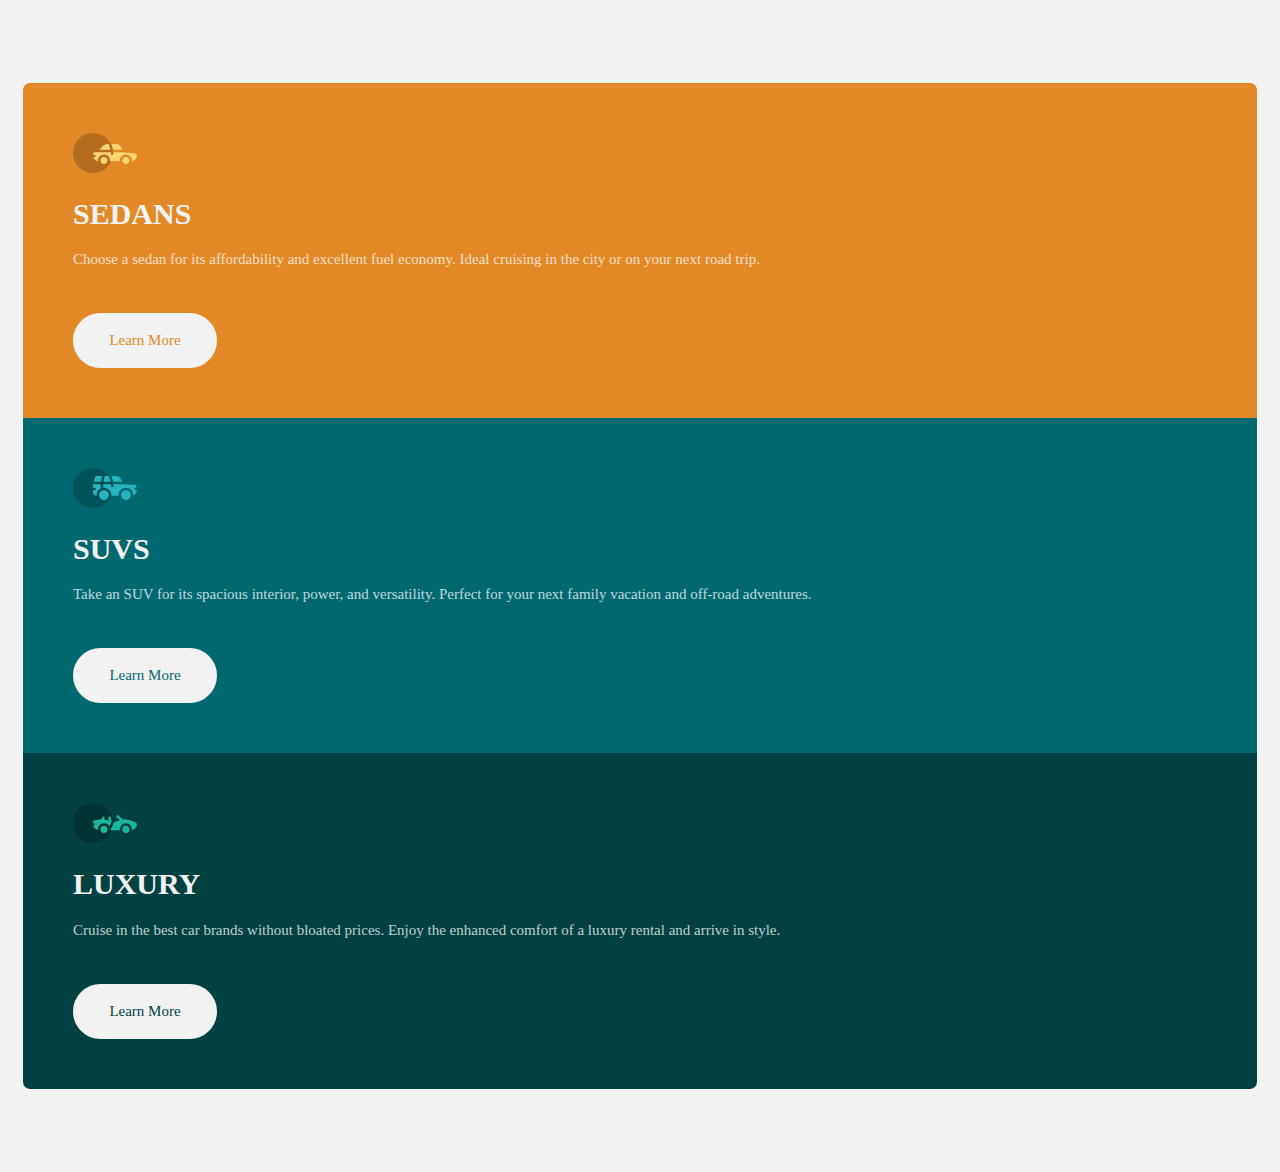
<file: 3-column-preview-card-component/index.html>
<!DOCTYPE html>
<html lang="en" dir="ltr">
  <head>
    <meta charset="utf-8">
    <title>Frontend Mentor Challenge - 3-column card component</title>

    <!-- stylesheet -->
    <link rel="stylesheet" href="style.css">

  </head>
  <body>
    <div class="flex-box">
      <div class="container first-container">
        <img src="images/icon-sedans.svg">
        <h1>Sedans</h1>
        <p>Choose a sedan for its affordability and excellent fuel economy. Ideal
           cruising in the city or on your next road trip.</p>
        <div class="button first-button">
          <p>Learn More</p>
        </div>
      </div>

      <div class="container second-container">
        <img src="images/icon-suvs.svg">
        <h1>Suvs</h1>
        <p>Take an SUV for its spacious interior, power, and versatility.
           Perfect for your next family vacation and off-road adventures.</p>
        <div class="button second-button">
          <p>Learn More</p>
        </div>
      </div>

      <div class="container third-container">
        <img src="images/icon-luxury.svg">
        <h1>Luxury</h1>
        <p>Cruise in the best car brands without bloated prices. Enjoy the
           enhanced comfort of a luxury rental and arrive in style.</p>
        <div class="button third-button">
          <p>Learn More</p>
        </div>
      </div>
    </div>

  </body>
</html>
</file>
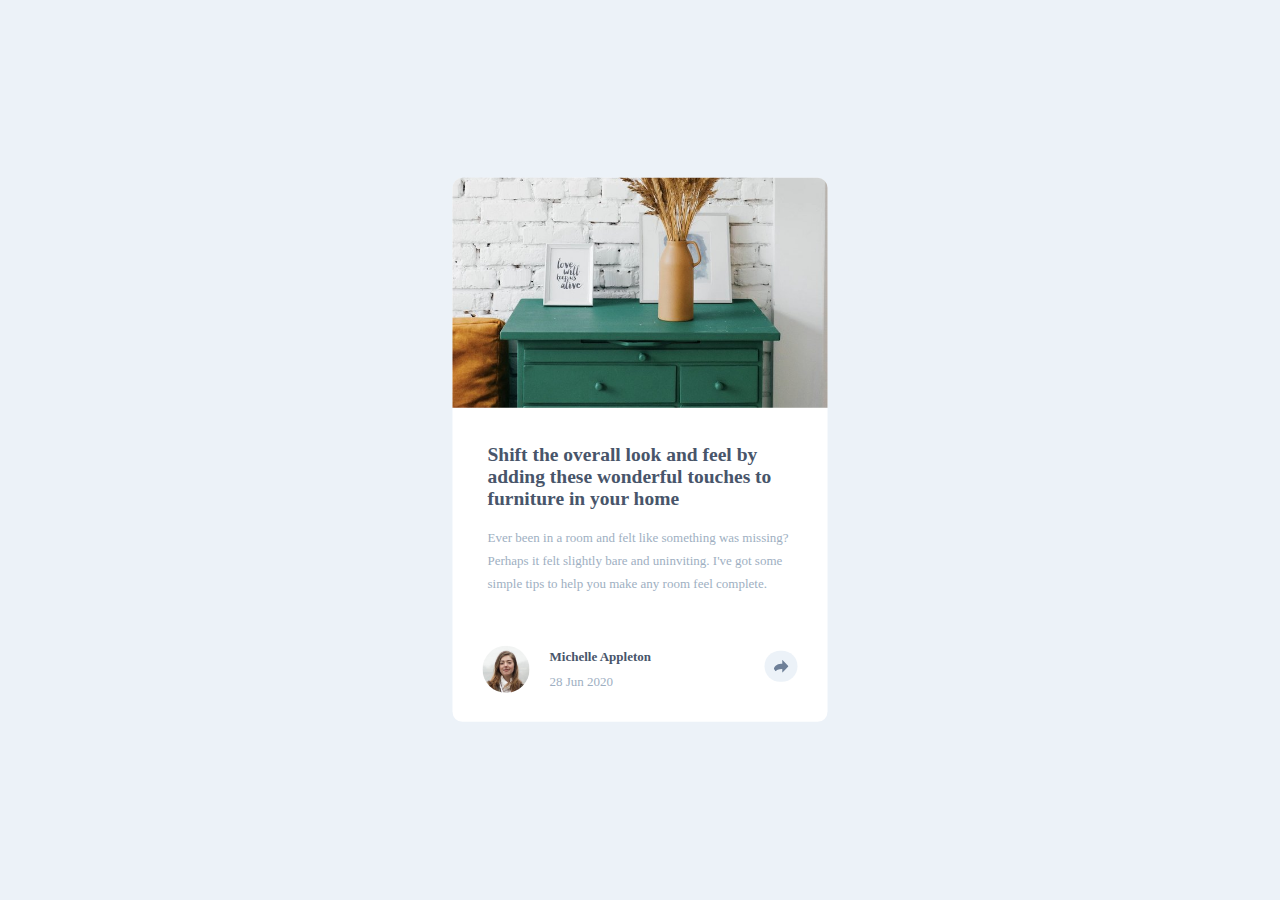
<file: article-preview-component/index.html>
<!DOCTYPE html>
<html lang="en" dir="ltr">
  <head>
    <meta charset="utf-8">
    <title>FrontEnd Mentor Challenge</title>

    <!-- stylesheet -->
    <link rel="stylesheet" href="style.css">
  </head>
  <body>

    <div class="article-block">

      <div class="img-block"></div>

      <div class="text-block">
        <div class="preview-block">
          <h2>Shift the overall look and feel by adding these wonderful touches to furniture in your home</h2>
          <p>Ever been in a room and felt like something was missing? Perhaps it felt slightly
          bare and uninviting. I've got some simple tips to help you make any room feel complete.</p>
        </div>
        <div class="author-block">
          <div class="author">
            <img src="images/avatar-michelle.jpg" class="author-img">
            <div class="author-description">
              <p class="author-name">Michelle Appleton</p>
              <p>28 Jun 2020</p>
            </div>
          </div>
          <div class="share-block">

          </div>
          <p><svg class="share-icon" width="15" height="13">
            <path d="M15 6.495L8.766.014V3.88H7.441C3.33 3.88 0 7.039 0 10.936v2.049l.589-.612C2.59 10.294 5.422 9.11 8.39 9.11h.375v3.867L15 6.495z"/></svg>
          </p>
        </div>
      </div>

    </div>

    <script src="script.js"></script>
  </body>
</html>
</file>
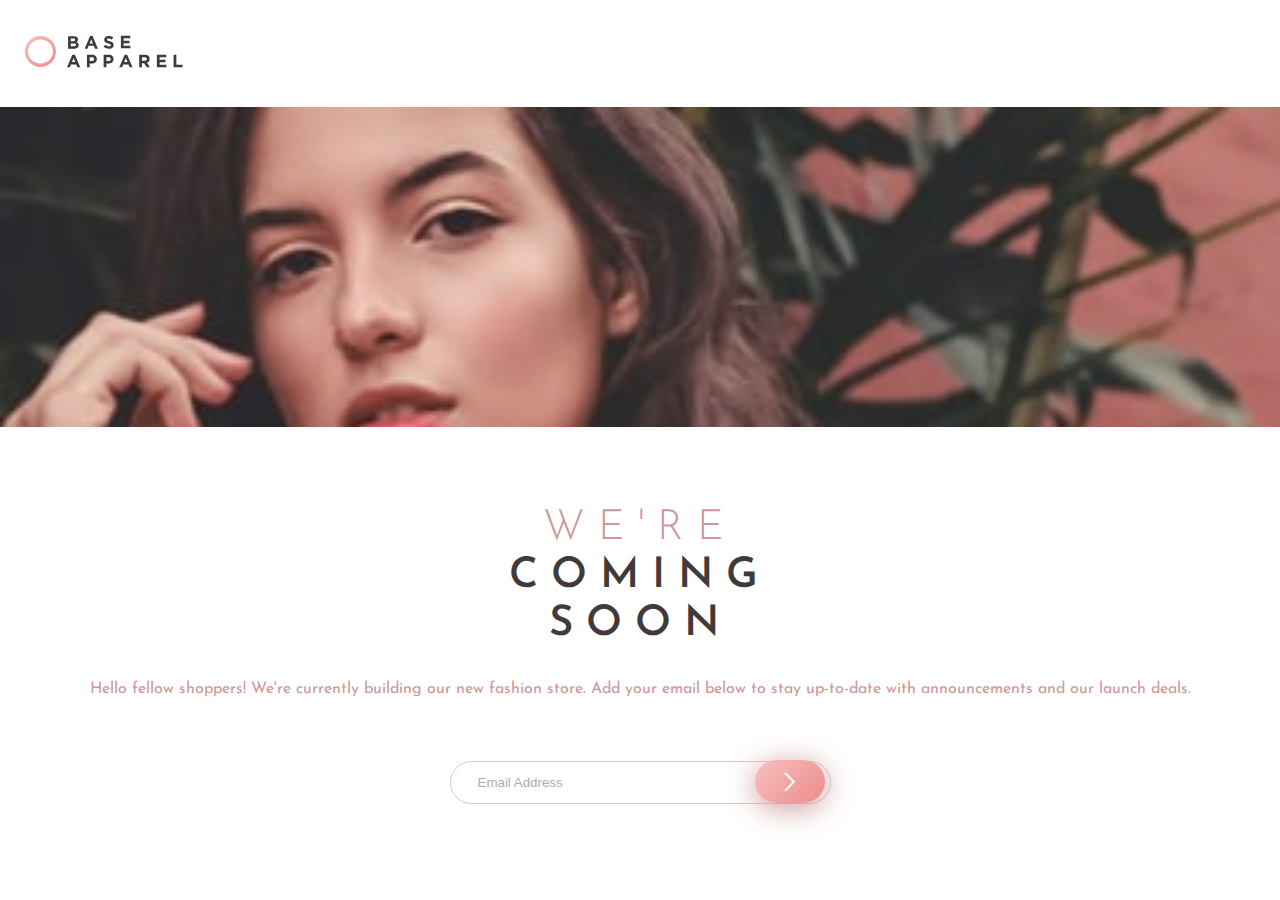
<file: base-apparel-coming-soon/index.html>
<!DOCTYPE html>
<html lang="en" dir="ltr">

<head>
  <meta charset="utf-8">
  <title>Frontend Mentor Challenge - Base Apparel Coming Soon Page</title>

  <!-- font-family import -->
  <link rel="preconnect" href="https://fonts.googleapis.com">
  <link rel="preconnect" href="https://fonts.gstatic.com" crossorigin>
  <link href="https://fonts.googleapis.com/css2?family=Josefin+Sans&display=swap" rel="stylesheet">

  <!-- stylesheet -->
  <link rel="stylesheet" href="style.css">
</head>

<body>
  <div class="grid">
    <div class="header-section">
      <svg xmlns="http://www.w3.org/2000/svg" width="158" height="33">
        <defs>
          <linearGradient id="a" x1="0%" y1="0%" y2="100%">
            <stop offset="0%" stop-color="#F8BFBF" />
            <stop offset="100%" stop-color="#EE8B8B" />
          </linearGradient>
        </defs>
        <g fill="none" fill-rule="evenodd">
          <path fill="#423A3A" fill-rule="nonzero"
            d="M53.699 10.2c0 .571-.11 1.071-.33 1.5-.221.428-.537.786-.947 1.071-.411.286-.905.5-1.483.643a7.997 7.997 0 0 1-1.92.215h-5.947V1.126h5.804c1.286 0 2.295.292 3.028.875.732.584 1.098 1.37 1.098 2.358v.036c0 .357-.045.673-.134.946a2.846 2.846 0 0 1-.875 1.322 3.49 3.49 0 0 1-.634.429c.726.274 1.298.646 1.714 1.116.417.47.626 1.122.626 1.956v.035zm-3.43-5.34v-.037c0-.416-.154-.735-.464-.955-.31-.22-.756-.33-1.34-.33h-2.714V6.18h2.536c.607 0 1.09-.104 1.447-.313.357-.208.535-.544.535-1.009zm.697 5v-.036c0-.416-.16-.747-.482-.99-.322-.245-.84-.367-1.554-.367h-3.18v2.75h3.27c.606 0 1.083-.11 1.428-.33.345-.22.518-.563.518-1.027zm21.945 3.769h-2.876l-1.143-2.804h-5.287l-1.143 2.804h-2.804l5.358-12.592h2.536l5.359 12.592zM67.91 8.396L66.249 4.34l-1.661 4.055h3.322zm20.73 1.536c0 .619-.113 1.17-.34 1.652a3.393 3.393 0 0 1-.946 1.214 4.277 4.277 0 0 1-1.447.75 6.281 6.281 0 0 1-1.858.26 8.28 8.28 0 0 1-2.804-.492 7.422 7.422 0 0 1-2.5-1.51L80.37 9.86a8.16 8.16 0 0 0 1.76 1.107c.6.274 1.259.411 1.973.411.572 0 1.015-.104 1.33-.312a.984.984 0 0 0 .474-.867v-.035c0-.179-.033-.337-.098-.474-.066-.137-.19-.265-.375-.384a3.928 3.928 0 0 0-.768-.357 13.29 13.29 0 0 0-1.277-.375 15.566 15.566 0 0 1-1.715-.518 4.83 4.83 0 0 1-1.304-.705 2.853 2.853 0 0 1-.83-1.045c-.197-.417-.295-.935-.295-1.554v-.036c0-.571.107-1.086.322-1.545.214-.458.514-.854.901-1.187a4.06 4.06 0 0 1 1.385-.768A5.564 5.564 0 0 1 83.62.948c.917 0 1.76.137 2.527.41a7.326 7.326 0 0 1 2.117 1.18l-1.43 2.071a9.057 9.057 0 0 0-1.642-.902 4.2 4.2 0 0 0-1.608-.33c-.536 0-.938.104-1.205.312-.268.209-.402.468-.402.777v.036c0 .202.038.378.116.527.077.149.217.283.42.402.202.119.479.232.83.339.351.107.795.232 1.33.375.632.167 1.194.354 1.688.563.495.208.911.458 1.25.75.34.292.596.634.769 1.027.172.393.259.863.259 1.41v.037zm16.76 3.331h-9.52V.761h9.43v2.447h-6.698v2.536h5.894V8.19h-5.894v2.625h6.787v2.447zm-50.148 19h-2.875l-1.143-2.804h-5.287l-1.143 2.804H42l5.358-12.592h2.536l5.358 12.592zm-5-5.233l-1.661-4.054-1.662 4.054h3.323zm21.587-2.911c0 .726-.131 1.363-.393 1.91a3.9 3.9 0 0 1-1.08 1.376c-.459.37-.995.646-1.608.83a6.816 6.816 0 0 1-1.974.277h-2.09v3.751h-2.75V19.761h5.108c.75 0 1.42.104 2.01.312.589.209 1.09.503 1.5.884.41.381.726.837.946 1.367.22.53.33 1.116.33 1.759v.036zm-2.786.053v-.035c0-.62-.2-1.09-.599-1.411-.399-.322-.943-.483-1.634-.483h-2.125v3.822h2.179c.69 0 1.226-.181 1.607-.544.381-.363.572-.813.572-1.349zm19.48-.053c0 .726-.132 1.363-.393 1.91a3.9 3.9 0 0 1-1.081 1.376c-.458.37-.994.646-1.607.83a6.816 6.816 0 0 1-1.974.277h-2.09v3.751h-2.75V19.761h5.108c.75 0 1.42.104 2.01.312.589.209 1.089.503 1.5.884.41.381.726.837.946 1.367.22.53.33 1.116.33 1.759v.036zm-2.787.053v-.035c0-.62-.2-1.09-.598-1.411-.399-.322-.944-.483-1.634-.483h-2.126v3.822h2.18c.69 0 1.226-.181 1.607-.544.38-.363.571-.813.571-1.349zm21.766 8.091h-2.875l-1.143-2.804h-5.287l-1.143 2.804H94.26l5.358-12.592h2.536l5.358 12.592zm-5-5.233l-1.662-4.054-1.66 4.054h3.321zm22.497 5.233h-3.214l-2.68-4h-2.16v4h-2.751V19.761h5.715c1.489 0 2.647.363 3.474 1.09.828.726 1.241 1.738 1.241 3.036v.035c0 1.012-.247 1.837-.74 2.474a4.295 4.295 0 0 1-1.939 1.402l3.054 4.465zm-3.16-8.198v-.036c0-.595-.191-1.041-.572-1.34-.381-.297-.911-.446-1.59-.446h-2.733v3.59h2.787c.678 0 1.2-.16 1.562-.482.364-.321.545-.75.545-1.286zm19.55 8.198h-9.52V19.761h9.431v2.447h-6.698v2.536h5.894v2.447h-5.894v2.625h6.787v2.447zm16.194 0h-8.984V19.761h2.75v10.002h6.234v2.5z" />
          <path fill="url(#a)" d="M15.5 32.088c-8.56 0-15.5-6.94-15.5-15.5 0-8.56 6.94-15.5 15.5-15.5 8.56 0 15.5 6.94 15.5 15.5 0 8.56-6.94 15.5-15.5 15.5zm0-3.5c6.904 0 12.5-5.373 12.5-12s-5.596-12-12.5-12S3 9.961 3 16.588s5.596 12 12.5 12z"
            transform="translate(0 -.088)" />
        </g>
      </svg>
    </div>


    <div class="img-section">

    </div>

    <div class="text-section">
      <h1><span class="h1-extra">We're</span> <br> Coming <br> Soon</h1>
      <p>Hello fellow shoppers! We're currently building our new fashion store. Add your email below to stay up-to-date with announcements and our launch deals.</p>
      <form name="form" class="form">
        <div>
          <input class="email" placeholder="Email Address">
          <input class="submit" value="">
        </div>
        <span class="err-message"></span>
      </form>

    </div>
  </div>

  <script src="script.js"></script>
</body>

</html>
</file>
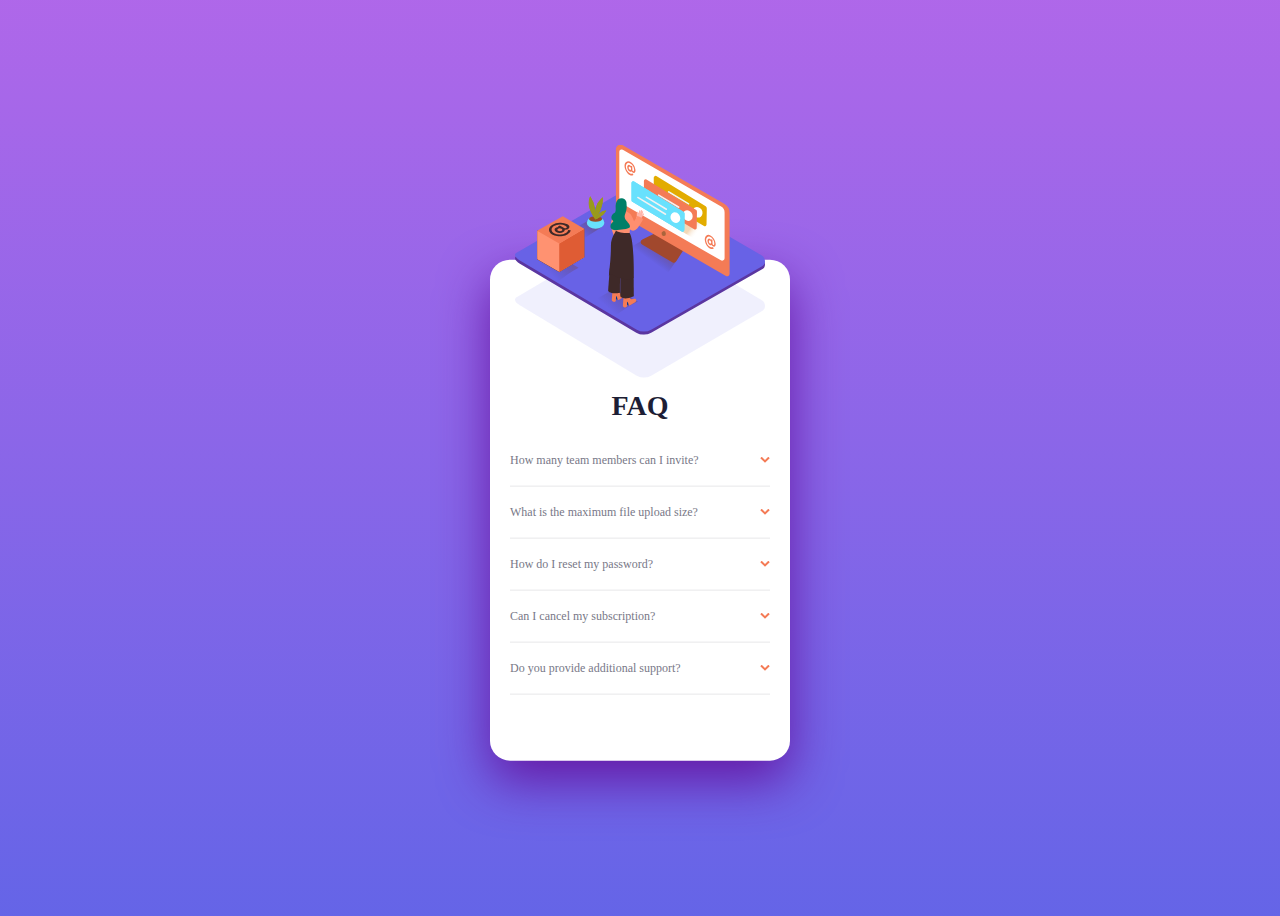
<file: faq-accordion-card/index.html>
<!DOCTYPE html>
<html lang="en" dir="ltr">
  <head>
    <meta charset="utf-8">
    <title>Frontend Mentor Challenge - FAQ accordion card</title>

    <!-- stylesheet -->
    <link rel="stylesheet" href="style.css">
  </head>
  <body>
    <div class="faq-box">
      <div class="img-box">
        <img src="images/illustration-box-desktop.svg" class="img-box-icon">
      </div>
      <div class="text-box">
        <h1>FAQ</h1>
        <div id="qst1" class="question">
          <p>How many team members can I invite?</p>
          <p><img id="arr1" src="images/icon-arrow-down.svg"></p>
        </div>
        <p id="ans1" class="answer">You can invite up to 60 team member. But if you need
        more you can easily upgrade.</p>
        <hr>
        <div id="qst2" class="question">
          <p>What is the maximum file upload size?</p>
          <p><img id="arr2" src="images/icon-arrow-down.svg"></p>
        </div>
        <p id="ans2" class="answer">No more than 2GB. All files in your account must fit
        your allotted storage space.</p>
        <hr>
        <div id="qst3" class="question">
            <p>How do I reset my password?</p>
            <p><img id="arr3" src="images/icon-arrow-down.svg"></p>
        </div>
        <p id="ans3" class="answer">Go to Settings > My Account, Scroll down and click button
        'Reset Password'. You will get an E-Mail to reset your password.</p>
        <hr>
        <div id="qst4" class="question">
          <p>Can I cancel my subscription?</p>
          <p><img id="arr4" src="images/icon-arrow-down.svg"></p>
        </div>
        <p id="ans4" class="answer">Yes. You can cancel your subscription monthly.</p>
        <hr>
        <div id="qst5" class="question">
          <p>Do you provide additional support?</p>
          <p><img id="arr5" src="images/icon-arrow-down.svg"></p>
        </div>
        <p id="ans5" class="answer">If you need additional support you can send us an E-Mail.
        On workdays we will respond quickly.</p>
        <hr>

      </div>
    </div>

    <!-- script -->
    <script src="script.js"></script>
  </body>
</html>
</file>
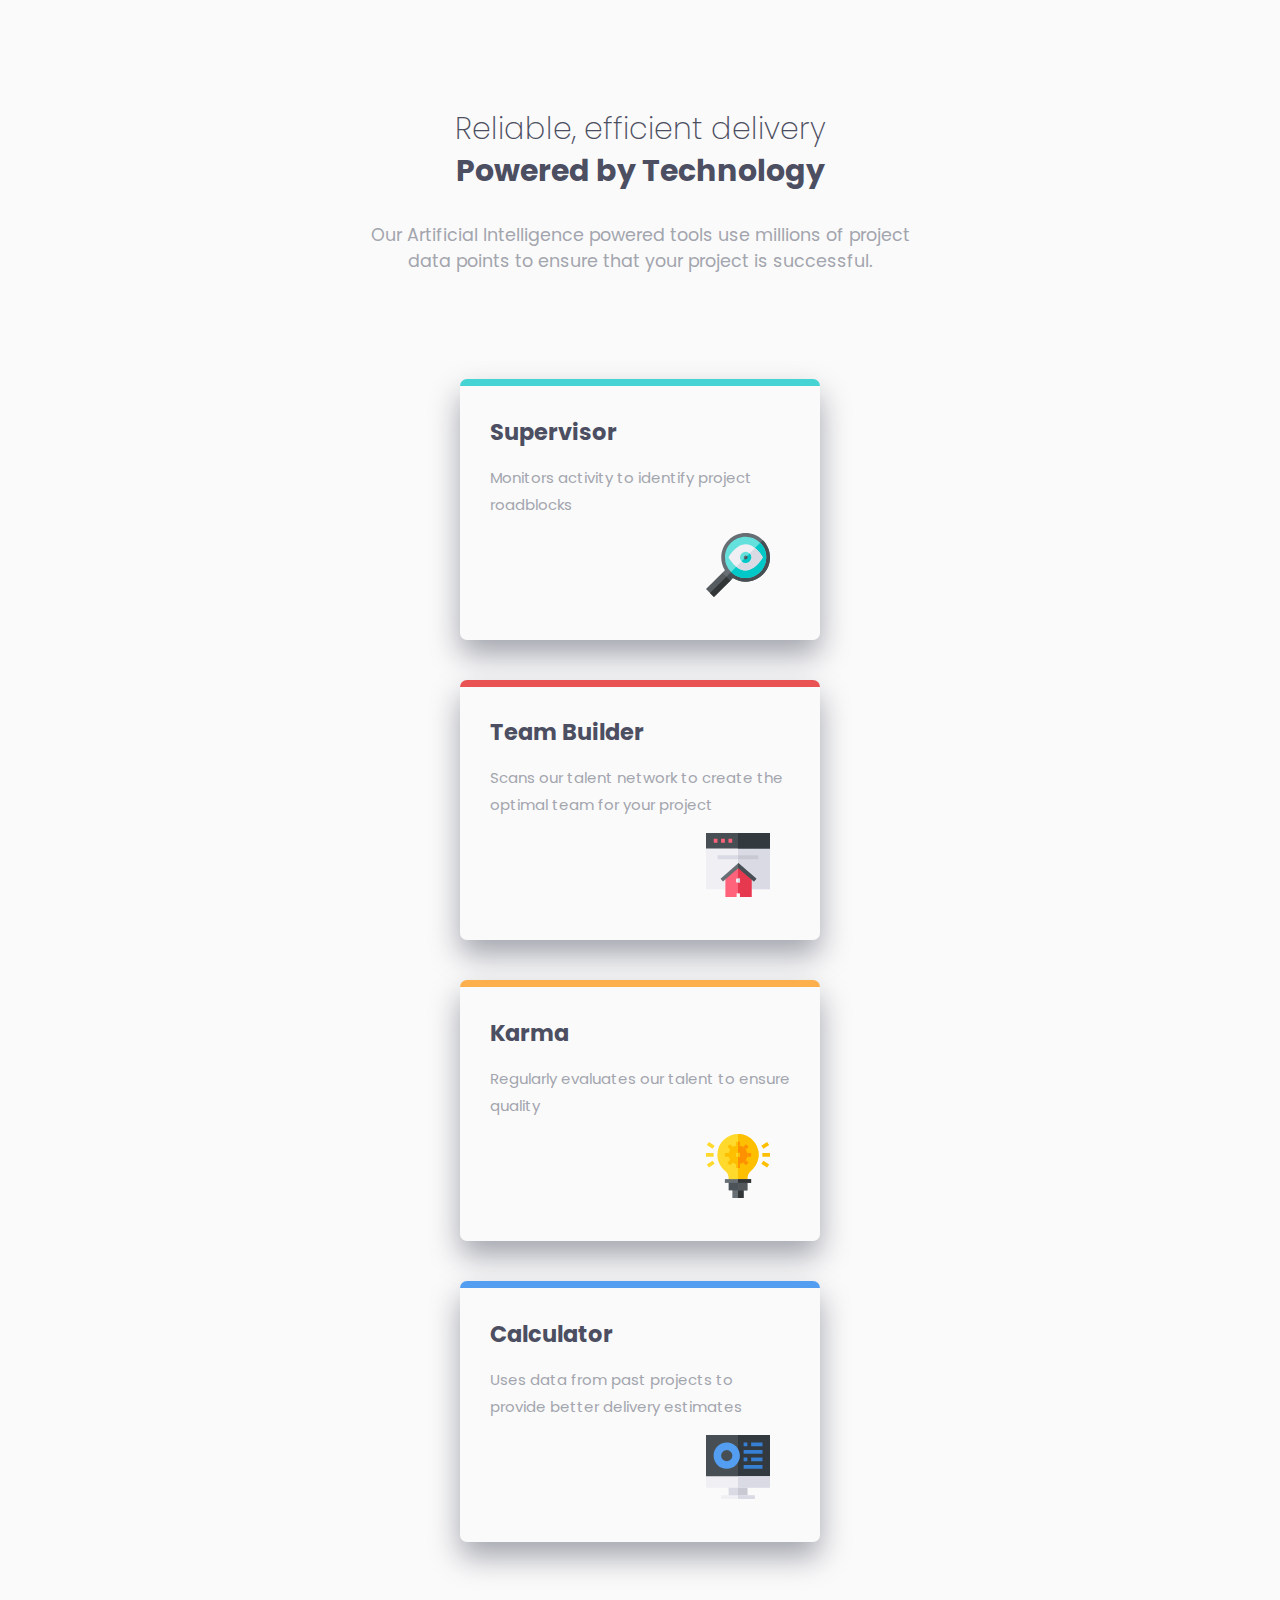
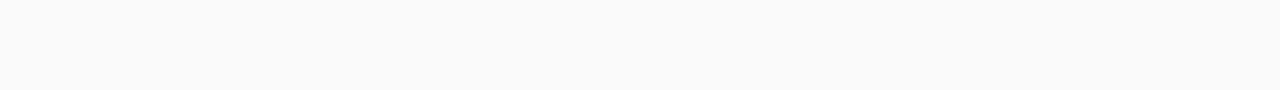
<file: four-card-feature-section/index.html>
<!DOCTYPE html>
<html lang="en" dir="ltr">

<head>
  <meta charset="utf-8">
  <title>Frontend Mentor Challenge - Four Card Feature Section</title>

  <!-- font-family import -->
  <link rel="preconnect" href="https://fonts.googleapis.com">
  <link rel="preconnect" href="https://fonts.gstatic.com" crossorigin>
  <link href="https://fonts.googleapis.com/css2?family=Poppins:wght@300&display=swap" rel="stylesheet">
  <!-- stylesheet -->
  <link rel="stylesheet" href="style.css">
</head>

<body>
  <div class="header-section">
    <h1><span class="lighter">Reliable, efficient delivery</span></h1>
    <h1>Powered by Technology</h1>
    <h3>Our Artificial Intelligence powered tools use millions of project data points
      to ensure that your project is successful.</h3>
  </div>

  <div class="tools-section">
    <div class="flex-left">
      <div class="tool supervisor">
        <h2>Supervisor</h2>
        <p>Monitors activity to identify project roadblocks</p>
        <p class="p-img"><img src="images/icon-supervisor.svg"></p>
      </div>
    </div>
    <div class="flex-middle">
      <div class="tool teambuilder">
        <h2>Team Builder</h2>
        <p>Scans our talent network to create the optimal team for your project</p>
        <p class="p-img"><img src="images/icon-team-builder.svg"></p>
      </div>
      <div class="tool karma">
        <h2>Karma</h2>
        <p>Regularly evaluates our talent to ensure quality</p>
        <p class="p-img"><img src="images/icon-karma.svg"></p>
      </div>
    </div>
    <div class="flex-right">
      <div class="tool calculator">
        <h2>Calculator</h2>
        <p>Uses data from past projects to provide better delivery estimates</p>
        <p class="p-img"><img src="images/icon-calculator.svg"></p>
      </div>
    </div>
  </div>


</body>

</html>
</file>
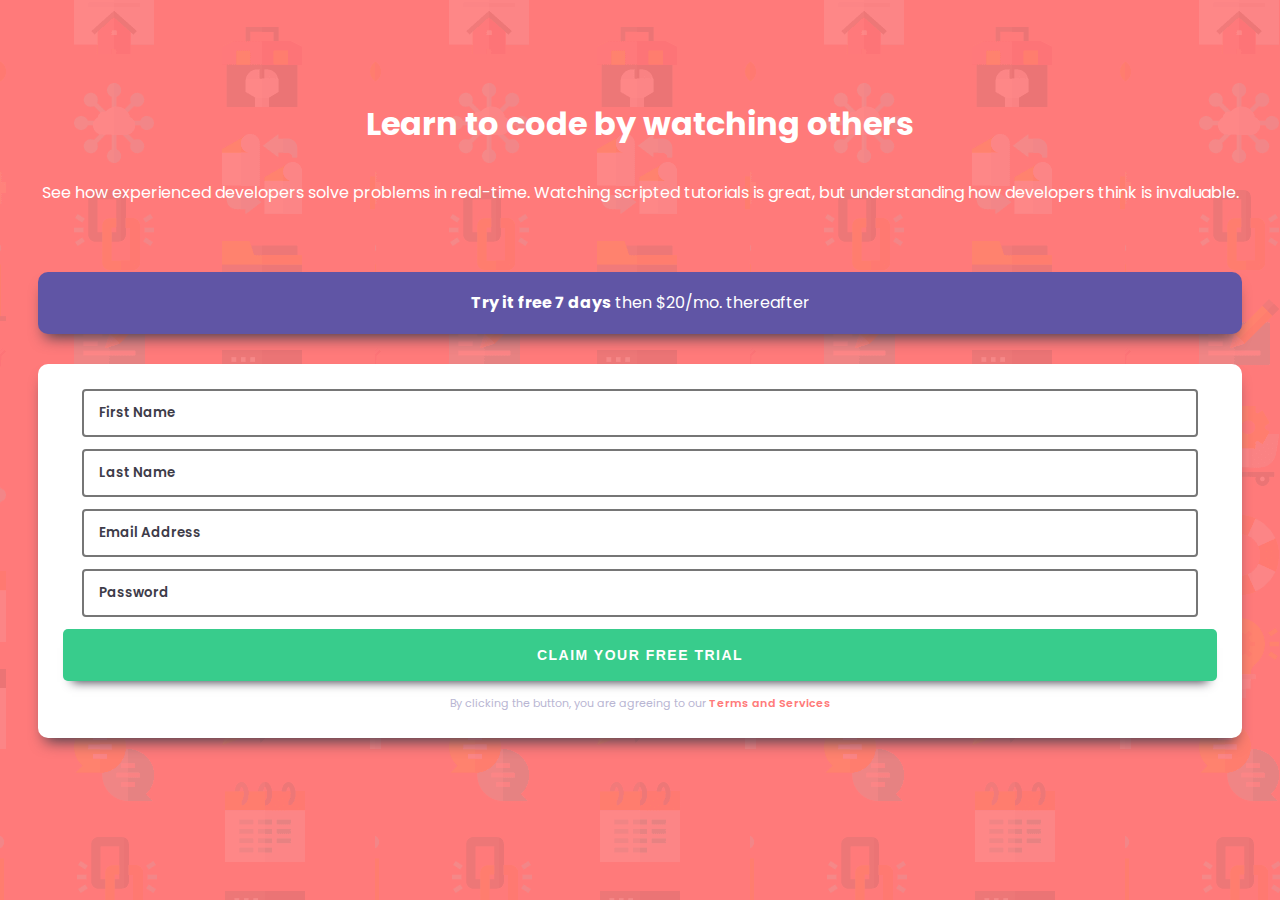
<file: intro-component-with-signup-form-master/index.html>
<!DOCTYPE html>
<html lang="en" dir="ltr">
  <head>
    <meta charset="utf-8">
    <title>Frontend Mentor Challenge - Intro component with sign-up form challenge</title>

    <!-- font-family -->
    <link rel="preconnect" href="https://fonts.googleapis.com">
    <link rel="preconnect" href="https://fonts.gstatic.com" crossorigin>
    <link href="https://fonts.googleapis.com/css2?family=Poppins&display=swap" rel="stylesheet">
    <!-- stylesheet -->
    <link rel="stylesheet" href="style.css">
  </head>
  <body>
    <div class="flex-container">

      <div class="flex-left">
        <div class="flex-left-content">
          <h1>Learn to code by watching others</h1>
          <p>See how experienced developers solve problems in real-time. Watching scripted tutorials
          is great, but understanding how developers think is invaluable.</p>
        </div>
      </div>

      <div class="flex-right">
          <div class="trial-box">
            <p><span>Try it free 7 days</span> then $20/mo. thereafter</p>
          </div>
          <form class="sign-up-form">
            <input class="fname" type="text" name="fname" placeholder="First Name">
            <br>
            <span class="err-fname"></span>
            <input class="lname" type="text" name="lname" placeholder="Last Name">
            <br>
            <span class="err-lname"></span>
            <input class="email" type="text" name="email" placeholder="Email Address">
            <br>
            <span class="err-email"></span>
            <input class="password" type="password" name="password" placeholder="Password">
            <br>
            <span class="err-password"></span>
            <button class="submit" type="button" name="button">Claim your free trial</button>
            <p>By clicking the button, you are agreeing to our <span>Terms and Services</span></p>
          </form>
      </div>

    </div>

    <script src="script.js"></script>
  </body>
</html>
</file>
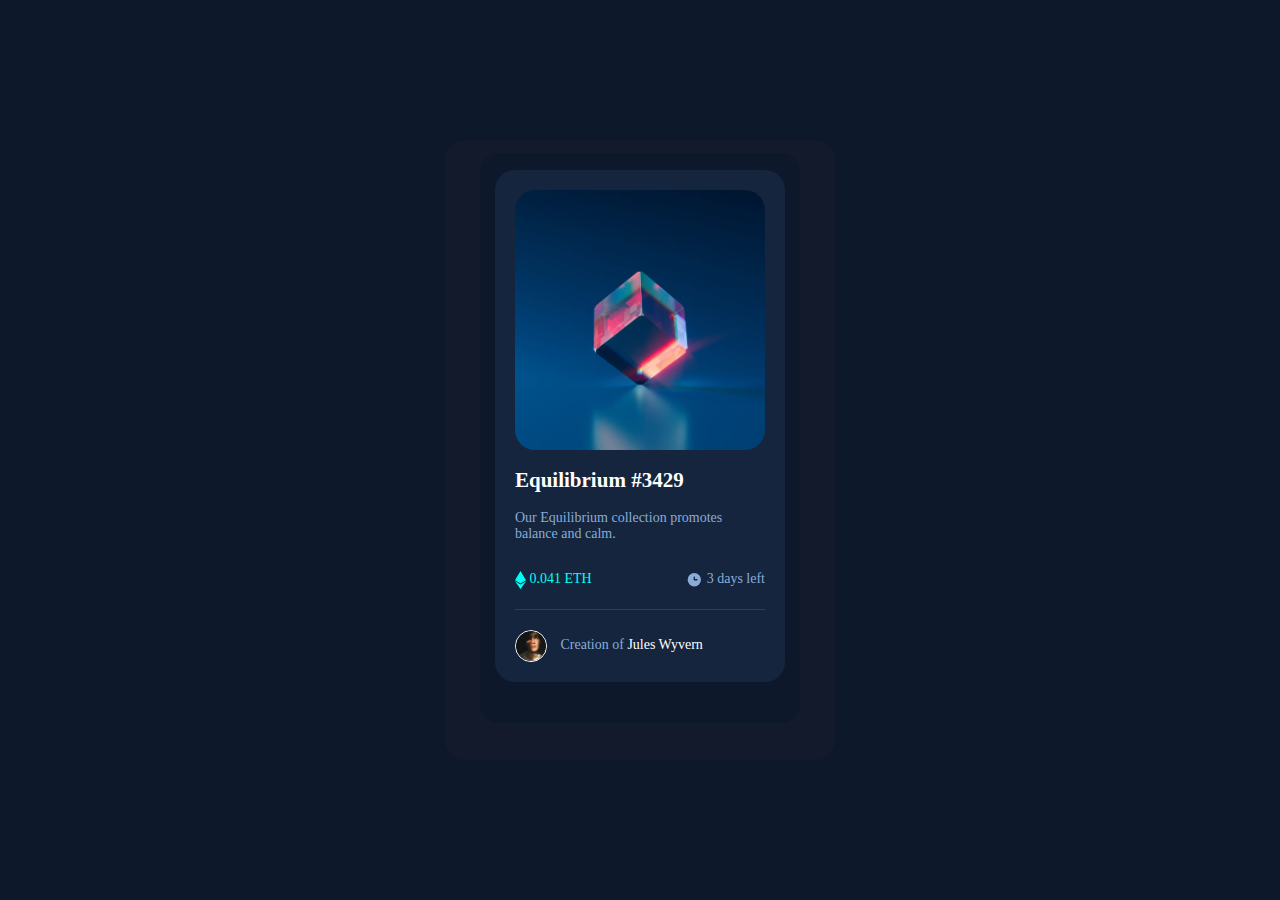
<file: nft-preview-card-component/index.html>
<!DOCTYPE html>
<html lang="en" dir="ltr">
  <head>
    <meta charset="utf-8">
    <title>Frontend Mentor - NFT preview card component challenge</title>

    <!-- stylesheet -->
    <link rel="stylesheet" href="style.css">

  </head>
  <body>
    <div class="outer-box">
      <div class="outer-inner-box">

        <div class="mainBox">
          <div class="imgBox">
            <img src="images\image-equilibrium.jpg" alt="Image Equilibrium" class="img-equilibrium">
            <img class="img-eye" src="images\icon-view.svg">
          </div>

          <div class="textBox">
            <h2>Equilibrium #3429</h2>
            <p>Our Equilibrium collection promotes balance and calm.</p>
            <div class="horizontal-paragraphs">
              <span><img src="images/icon-ethereum.svg" class="img-align"> <mark class="cyan">0.041 ETH</mark></span>
              <span><img src="images/icon-clock.svg" class="img-align"> 3 days left</span>
            </div>
            <hr>
            <img src="images/image-avatar.png" class="img-avatar img-align">
            <span>Creation of <mark class="white">Jules Wyvern</mark></span>
          </div>
        </div>
        
      </div>
    </div>



  </body>
</html>
</file>
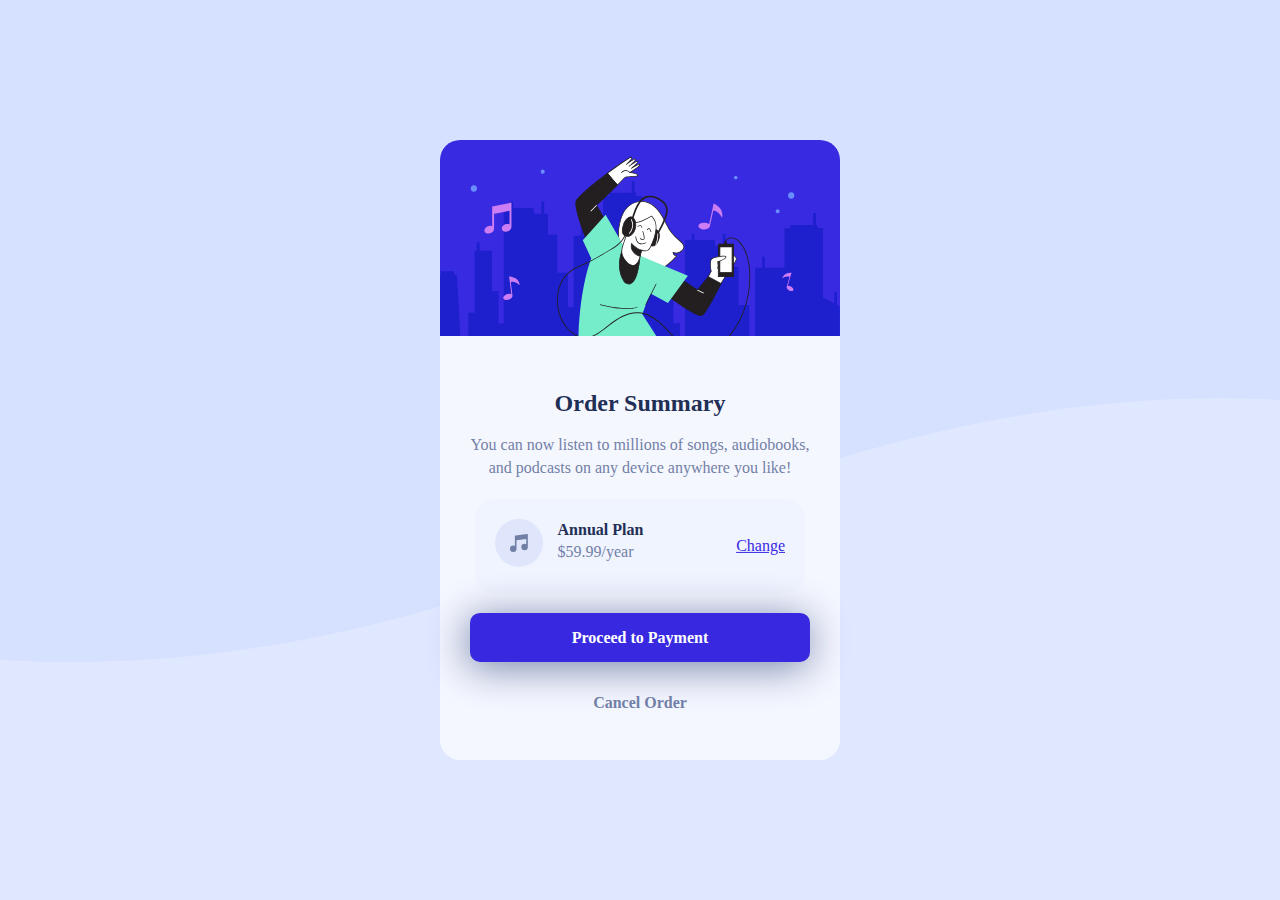
<file: order-summary-component/index.html>
<!DOCTYPE html>
<html lang="en" dir="ltr">
  <head>
    <meta charset="utf-8">
    <title>Frontend Mentor - Order summary component challenge</title>

    <!-- stylesheet -->
    <link rel="stylesheet" href="style.css">

  </head>
  <body>
    <div class="main-box">

      <div class="img-box">
        <img src="images/illustration-hero.svg" class="img-banner">
      </div>

      <div class="text-box">
        <h2>Order Summary</h2>
        <p>You can now listen to millions of songs, audiobooks, and podcasts on any device anywhere you like!</p>

        <div class="order-box">
          <div class="flex-item-left">
            <img src="images/icon-music.svg" class="icon-music">
          </div>

          <div class="flex-item-middle">
            <span class="bold-style color-dark-blue">Annual Plan</span>
            <br>
            <span>$59.99/year</span>
          </div>

          <div class="flex-item-right">
            <p>Change</p>
          </div>
        </div>

        <div class="button-box">
          <p>Proceed to Payment</p>
        </div>

        <p class="bold-style cancel">Cancel Order</p>
      </div>

    </div>

  </body>
</html>
</file>
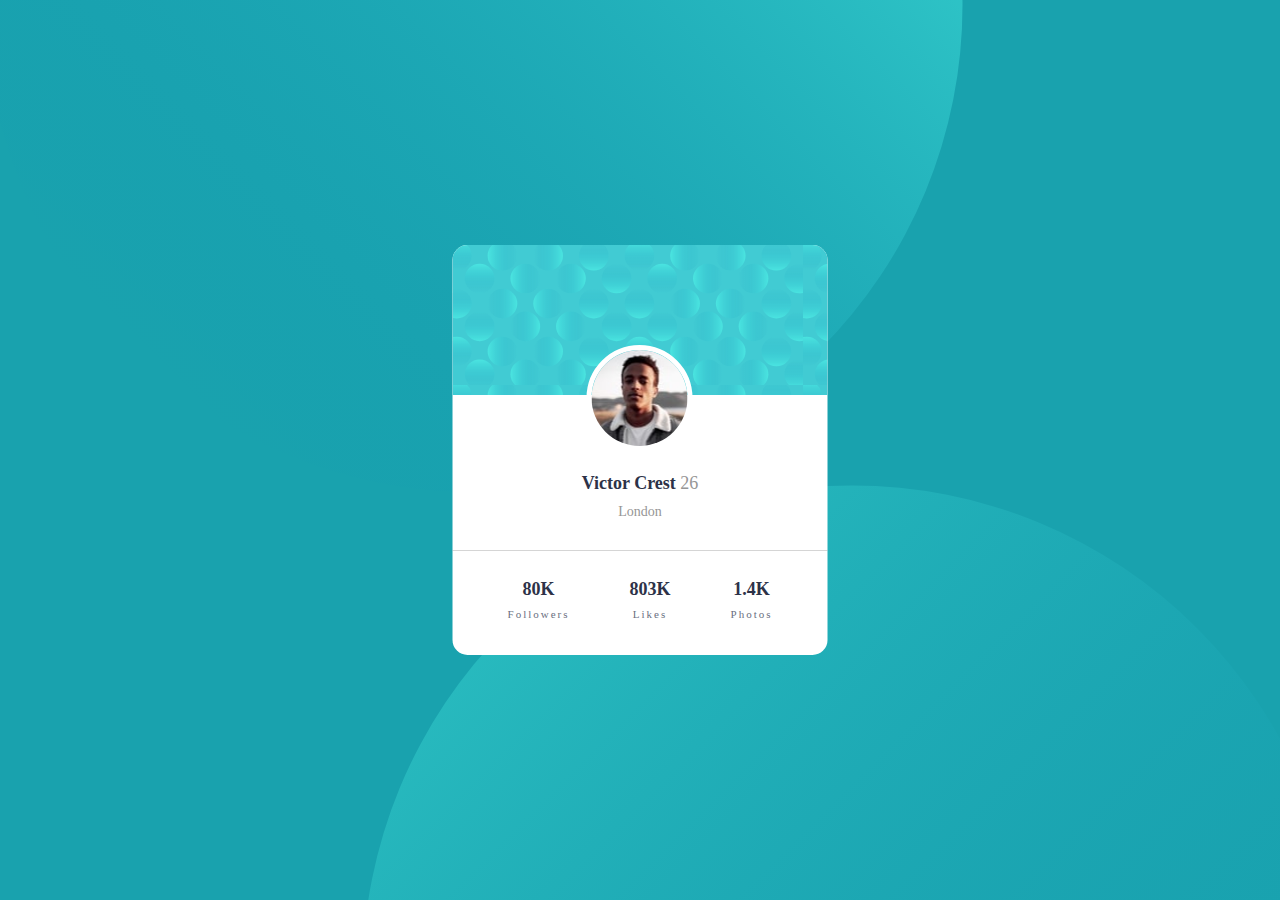
<file: profile-card-component/index.html>
<!DOCTYPE html>
<html lang="en" dir="ltr">
  <head>
    <meta charset="utf-8">
    <title>Frontend Mentor Challenge - Profile Card Component</title>

    <!-- stylesheet -->
    <link rel="stylesheet" href="style.css">

  </head>
  <body>
    <div class="card">
      <div class="card-top">
      </div>

      <div class="card-bottom">
        <div class="profile">
          <img src="images/image-victor.jpg" alt="image of Victor" class="img-profile">
          <h3>Victor Crest <span>26</span></h3>
          <p>London</p>
        </div>
        <hr>
        <div class="stats">
          <div class="stats-sub stats-follower">
            <h3>80K</h3>
            <p>Followers</p>
          </div>
          <div class="stats-sub stats-likes">
            <h3>803K</h3>
            <p>Likes</p>
          </div>
          <div class="stats-sub stats-photos">
            <h3>1.4K</h3>
            <p>Photos</p>
          </div>
        </div>
      </div>
    </div>


  </body>
</html>
</file>
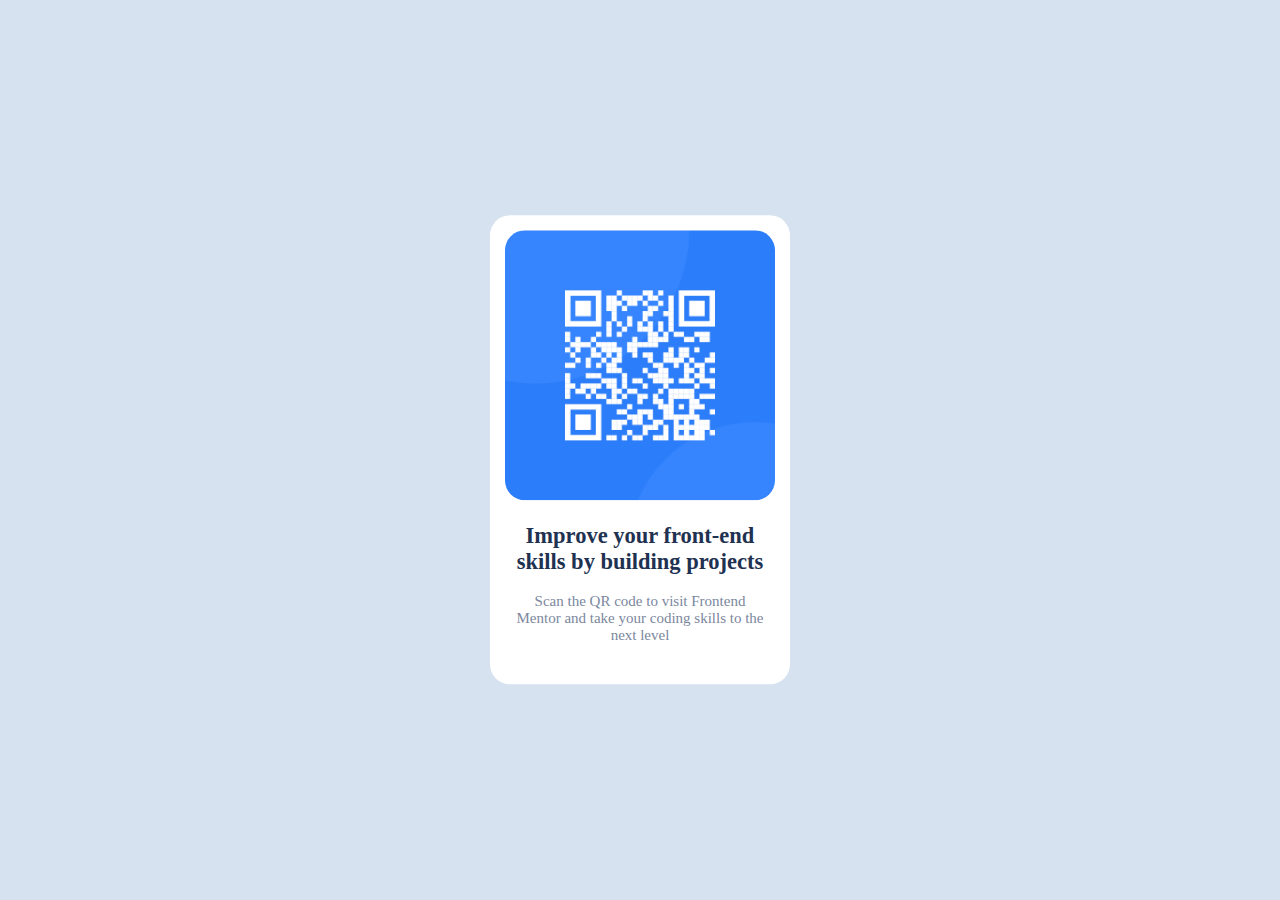
<file: qr-code-component/index.html>
<!DOCTYPE html>
<html lang="en" dir="ltr">
  <head>
    <meta charset="utf-8">
    <title>Frontend Mentor - QR code component challenge</title>

    <!-- stylesheet -->
    <link rel="stylesheet" href="style.css">

  </head>
  <body>
    <div class="mainBox">
      <div class="imgBox">
        <img src="images/image-qr-code.png" alt="QR code to Frontend Mentor" class="qr-code">
      </div>

      <div class="textBox">
        <h2>Improve your front-end skills by building projects</h2>
        <p>Scan the QR code to visit Frontend Mentor and take your coding skills to the next level</p>
      </div>
    </div>

  </body>
</html>
</file>
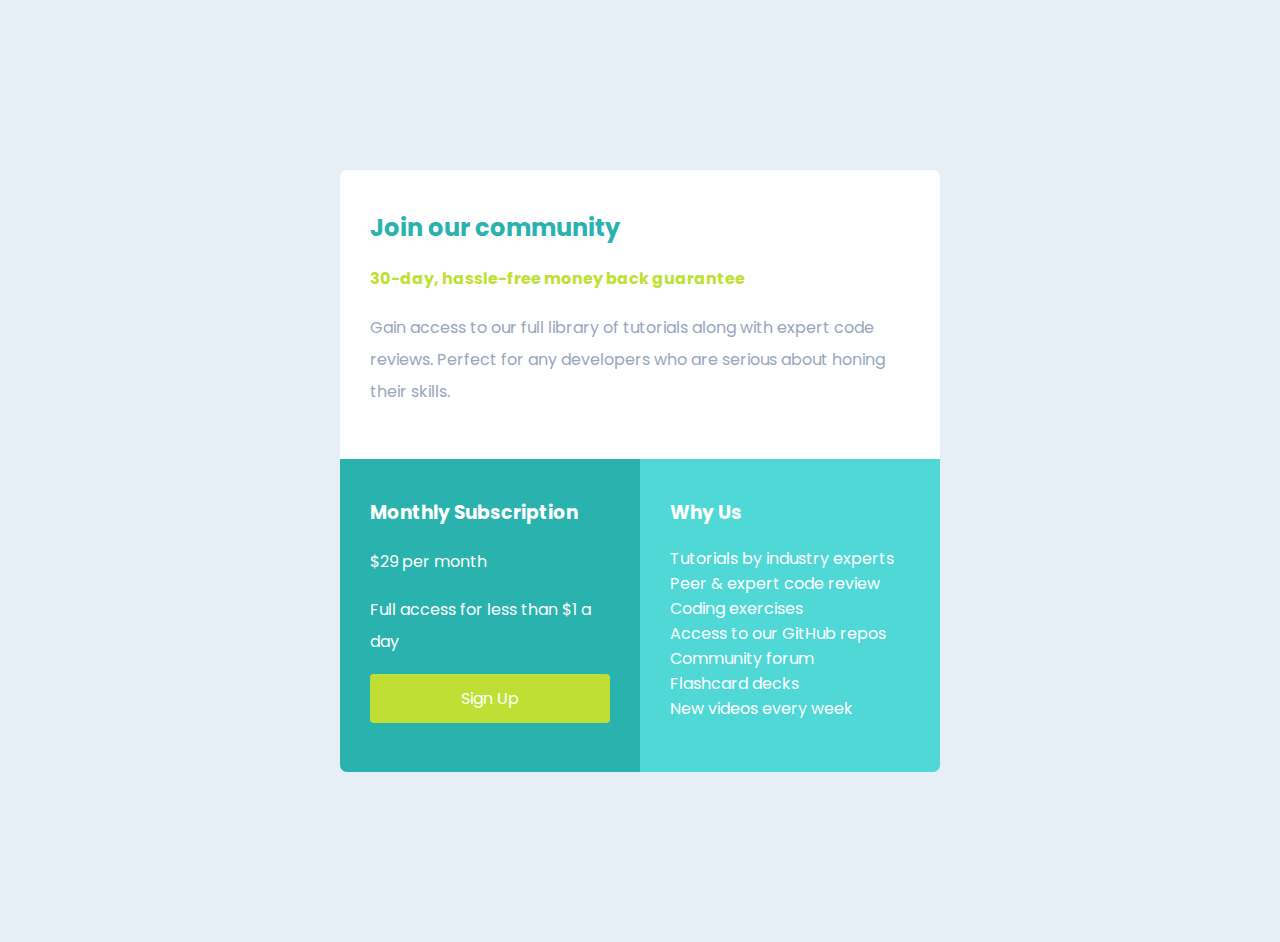
<file: single-price-grid-component-master/index.html>
<!DOCTYPE html>
<html lang="en" dir="ltr">
  <head>
    <meta charset="utf-8">
    <title>Frontend Mentor Challenge Single price grid component</title>

    <!-- Fonts -->
    <link rel="preconnect" href="https://fonts.googleapis.com">
    <link rel="preconnect" href="https://fonts.gstatic.com" crossorigin>
    <link href="https://fonts.googleapis.com/css2?family=Poppins&display=swap" rel="stylesheet">
    <!-- Stylesheet -->
    <link rel="stylesheet" href="style.css">

  </head>
  <body>
      <div class="intro-container">
        <h2>Join our community</h2>
        <h4>30-day, hassle-free money back guarantee</h4>
        <p>Gain access to our full library of tutorials along with expert code reviews. Perfect
        for any developers who are serious about honing their skills.</p>
      </div>

      <div class="flex-bottom">
        <div class="sub-container">
          <h3>Monthly Subscription</h3>
          <p>$29 per month</p>
          <p>Full access for less than $1 a day</p>
          <div class="sub-btn">
            Sign Up
          </div>
        </div>
        <div class="reasons-container">
          <h3>Why Us</h3>
          <ul>
            <li>Tutorials by industry experts</li>
            <li>Peer & expert code review</li>
            <li>Coding exercises</li>
            <li>Access to our GitHub repos</li>
            <li>Community forum</li>
            <li>Flashcard decks</li>
            <li>New videos every week</li>
          </ul>
        </div>
      </div>





  </body>
</html>
</file>
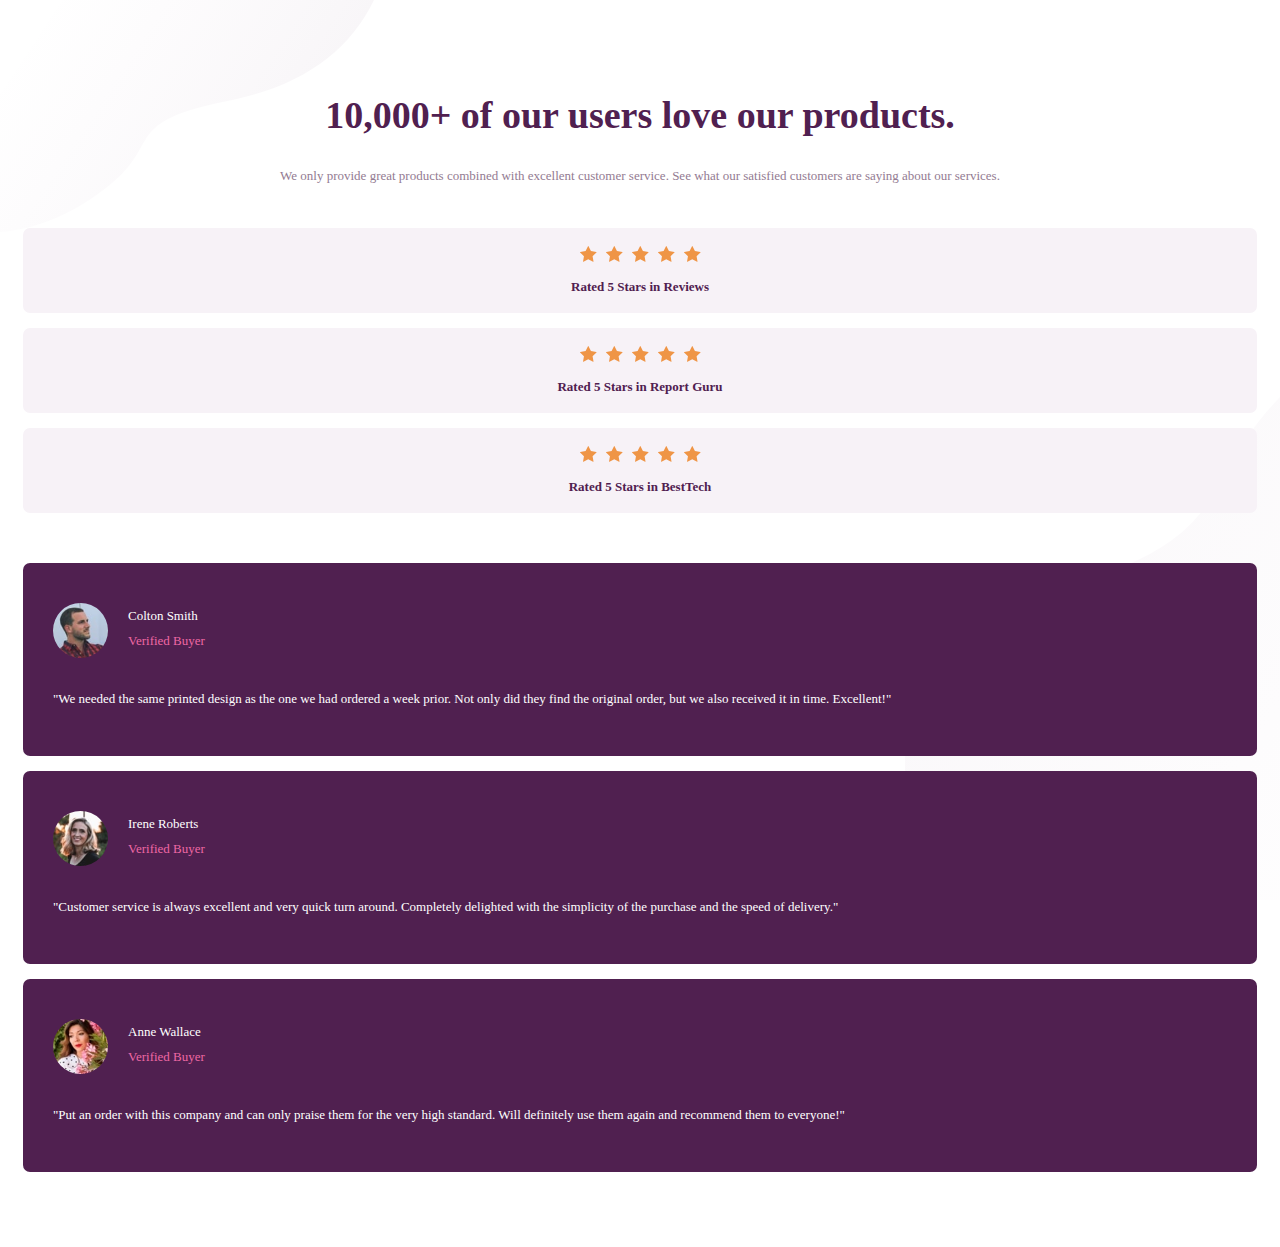
<file: social-proof-section/index.html>
<!DOCTYPE html>
<html lang="en" dir="ltr">
  <head>
    <meta charset="utf-8">
    <title>Frontend Mentor Challenge - Social Proof Section</title>

    <!-- stylesheet -->
    <link rel="stylesheet" href="style.css">
  </head>
  <body>
    <div class="description">
      <h1>10,000+ of our users love our products.</h1>
      <p>We only provide great products combined with excellent customer service.
        See what our satisfied customers are saying about our services.</p>
    </div>

    <div class="ratings">
      <div class="rating rating1">
        <p><img src="images/icon-star.svg"><img src="images/icon-star.svg"><img src="images/icon-star.svg"><img src="images/icon-star.svg"><img src="images/icon-star.svg"></p>
        <p>Rated 5 Stars in Reviews</p>
      </div>
      <div class="rating rating2">
        <p class="stars"><img src="images/icon-star.svg"><img src="images/icon-star.svg"><img src="images/icon-star.svg"><img src="images/icon-star.svg"><img src="images/icon-star.svg"></p>
        <p>Rated 5 Stars in Report Guru</p>
      </div>
      <div class="rating rating3">
        <p class="stars"><img src="images/icon-star.svg"><img src="images/icon-star.svg"><img src="images/icon-star.svg"><img src="images/icon-star.svg"><img src="images/icon-star.svg"></p>
        <p>Rated 5 Stars in BestTech</p>
      </div>
    </div>

    <div class="feedbacks">
      <div class="feedback feedback-colton">
        <div class="user">
          <img class="img-user" src="images/image-colton.jpg" alt="Image of User">
          <div class="user-description">
            <p>Colton Smith</p>
            <p><span>Verified Buyer</span></p>
          </div>
        </div>
        <p class ="feedback-body">"We needed the same printed design as the one we had ordered a
          week prior. Not only did they find the original order, but we also
          received it in time. Excellent!"</p>
      </div>
      <div class="feedback feedback-irene">
        <div class="user">
          <img class="img-user" src="images/image-irene.jpg" alt="Image of User">
          <div class="user-description">
            <p>Irene Roberts</p>
            <p><span>Verified Buyer</span></p>
          </div>
        </div>
        <p class ="feedback-body">"Customer service is always excellent and very quick turn around.
          Completely delighted with the simplicity of the purchase and the
          speed of delivery."</p>
      </div>
      <div class="feedback feedback-anne">
        <div class="user">
          <img class="img-user" src="images/image-anne.jpg" alt="Image of User">
          <div class="user-description">
            <p>Anne Wallace</p>
            <p><span>Verified Buyer</span></p>
          </div>
        </div>
        <p class ="feedback-body">"Put an order with this company and can only praise them for the very
          high standard. Will definitely use them again and recommend them to
          everyone!"</p>
      </div>
    </div>

  </body>
</html>
</file>
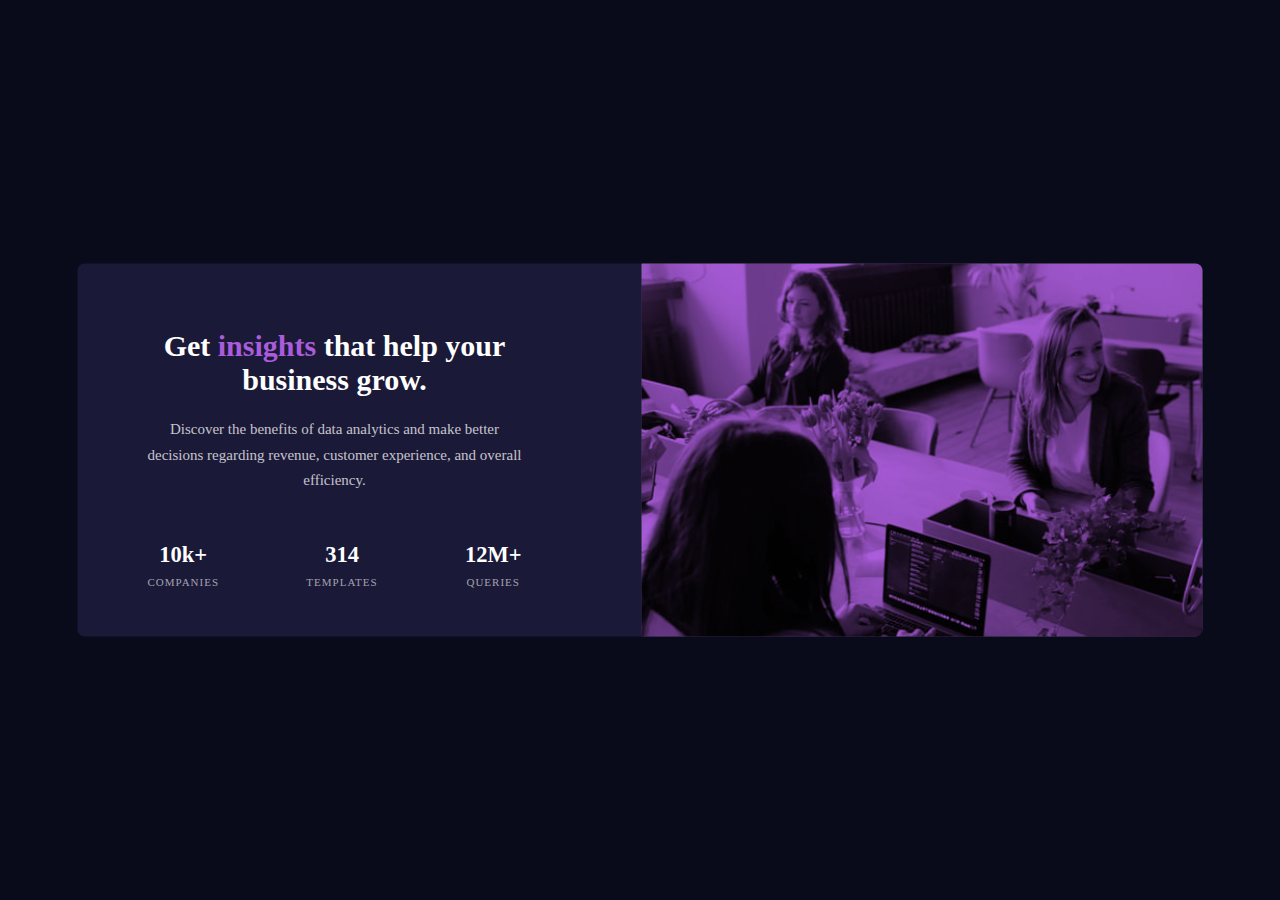
<file: stats-preview-card-component-main/index.html>
<!DOCTYPE html>
<html lang="en" dir="ltr">
  <head>
    <meta charset="utf-8">
    <title>Frontend Mentor - stats preview card component</title>

    <!-- stylesheet -->
    <link rel="stylesheet" href="style.css">

  </head>
  <body>
    <div class="main-box">
      <div class="img-box">

      </div>

      <div class="text-box">
        <h1>Get <mark class="soft-violet">insights</mark> that help your business grow.</h1>
        <p>Discover the benefits of data analytics and make better decisions regarding revenue,
        customer experience, and overall efficiency.</p>

        <div class="flex-box">
          <div class="flex-left">
            <h2>10k+</h2>
            <p>Companies</p>
          </div>
          <div class="flex-middle">
            <h2>314</h2>
            <p>Templates</p>
          </div>
          <div class="flex-right">
            <h2>12M+</h2>
            <p>Queries</p>
          </div>
        </div>
      </div>

    </div>

  </body>
</html>
</file>
<file: 3-column-preview-card-component/style.css>
/******** var's ********/
:root {
  /* primary colors */
  --bright-orange: hsl(31, 77%, 52%);
  --dark-cyan: hsl(184, 100%, 22%);
  --very-dark-cyan: hsl(179, 100%, 13%);
  /* neutral colors */
  --transparent-white:  hsla(0, 0%, 100%, 0.75); /* paragraphs */
  --very-light-gray: hsl(0, 0%, 95%); /* background, headings, buttons */
}

body {
  background-color: var(--very-light-gray);
    color: var(--transparent-white);
  font-family: 'Lexend Deca';
  font-weight: 400;
  font-size: 15px;
  padding: 75px 15px;
}

.container {
  padding: 50px;;
}

.first-container {
  background-color: var(--bright-orange);
  border-radius: 7px 7px 0 0;
}

.second-container {
  background-color: var(--dark-cyan);
}

.third-container {
  background-color: var(--very-dark-cyan);
  border-radius: 0 0 7px 7px;
}

h1 {
  font-family: 'Big Shoulders Display';
  font-weight: 700;
  color: var(--very-light-gray);
  text-transform: uppercase;
}

.button {
  background-color: var(--very-light-gray);
  border: 2px solid var(--very-light-gray);
  border-radius: 50px;
  text-align: center;
  width: 130px;
  padding: 2px 5px;
  margin-top: 45px;
}

.first-button {
  color: var(--bright-orange);
}

.second-button {
  color: var(--dark-cyan);
}

.third-button {
  color: var(--very-dark-cyan);
}

.first-button:hover,
.second-button:hover,
.third-button:hover {
  color: var(--very-light-gray);
  cursor: pointer;
}

.first-button:hover {
  background-color: var(--bright-orange);
}

.second-button:hover {
  background-color: var(--dark-cyan);
}

.third-button:hover {
  background-color: var(--very-dark-cyan);
}

/********* adjustment for desktop *********/
@media all and (min-width: 1440px) {
  .flex-box {
    display: flex;
    position: absolute;
    top: 50%;
    left: 50%;
    transform: translate(-50%, -50%);
  }

  .button {
    margin-top: 90px;
  }

  .first-container {
    border-radius: 7px 0 0 7px;
  }

  .third-container {
    border-radius: 0 7px 7px 0;
  }
}
</file>
<file: article-preview-component/style.css>
/*=========================================================================
Stylesheet for Frontend-Mentor Challenge Article-Preview-Component 03/22

file: style.css
date: 08.03.2022
author: Nicole Gottschall

Mind the adjustments for different screen sizes at the end of the stylesheet!

systematic arrangement of declarations:
1. position information
2. properties of content
3. properties of box
==========================================================================*/





/*=========================================================================
Variables
==========================================================================*/
:root {
  --very-dark-grayish-blue: hsl(217, 19%, 35%);
  --desaturated-dark-blue: hsl(214, 17%, 51%);
  --grayish-blue: hsl(212, 23%, 69%);
  --light-grayish-blue: hsl(210, 46%, 95%);
}

/*=========================================================================
General Styles
==========================================================================*/
body {
  color: var(--grayish-blue);
  font-family: 'Manrope';
  font-size: 13px;
  font-weight: 500;
  background-color: var(--light-grayish-blue);
}

h2 {
  color: var(--very-dark-grayish-blue);
}

p {
  line-height: 23px;
}

/*=========================================================================
Layout
==========================================================================*/
.article-block {
  position: absolute;
  top: 50%;
  left: 50%;
  transform: translate(-50%, -50%);
  background-color: #FFFFFF;
  border-radius: 10px;
}

.img-block {
  background-image: url("images/drawers.jpg");
  background-size: cover;
  background-repeat: no-repeat;
}

.preview-block {
  padding: 20px 35px 20px 35px;
}

.author-block {
  display: flex;
  justify-content: space-between;
  padding: 10px 30px 20px;
  border-radius: 0 0 10px 10px;
}

.author {
  display: flex;
}

.share-block {
  letter-spacing: 3px;
  text-transform: uppercase;
  vertical-align: middle;
  background-color: var(--very-dark-grayish-blue);
}

/*=========================================================================
Image Settings
==========================================================================*/
.author-img {
  margin: 8px 20px 0 0;
  height: 47px;
  width: 47px;
  border-radius: 100px;
}

.share-icon {
  fill: #6E8098;
  padding: 9px;
  background-color: var(--light-grayish-blue);
  border-radius: 100px;
}

.share-icons {
  padding-left: 10px;
}

.img-align {
  vertical-align: middle;
}

/*=========================================================================
Others
==========================================================================*/
.author-description {
  flex: auto;
}

.author-description p {
  line-height: 12px;
}

.author-name {
  color: var(--very-dark-grayish-blue);
  font-weight: 700;
}

/*=========================================================================
Adjustments Mobile (<= 1440px)
==========================================================================*/
@media all and (max-width: 1440px) {
  .article-block {
    width: 375px;
  }

  .img-block {
    background-position: 0 -25px;
    width: 100%;
    height: 230px;
    border-radius: 10px 10px 0 0;
  }

  .share-block {
    margin: auto 10px;
  }
}

/*=========================================================================
Adjustments Desktop (>= 1440px)
==========================================================================*/
@media all and (min-width: 1440px) {
  .article-block {
    display: flex;
    width: 750px;
  }

  .img-block {
    flex: 120%;
    border-radius: 10px 0 0 10px;
  }

  .share-block {
    position: absolute;
    top: 204px;
    left: 595px;
    padding: 0 20px;
    width: 170px;
    border-radius: 9px;
  }

  .share-links {
    z-index: 200;
  }

  /* arrow style */
  .rec {
    position: absolute;
    top: 37px;
    left: 97px;
    width: 20px;
    height: 20px;
    transform: rotate(45deg);
    background-color: var(--very-dark-grayish-blue);
  }
}
</file>
<file: base-apparel-coming-soon/style.css>
/*=========================================================================
Stylesheet for Frontend-Mentor Challenge Base Apparel Coming Soon 03/22

file: style.css
date: 09.03.2022
author: Nicole Gottschall

Mind the adjustments for different screen sizes at the end of the stylesheet!
==========================================================================*/





/*=========================================================================
Variables
==========================================================================*/
:root {
  /* primary colors */
  --desaturated-red: hsl(0, 36%, 70%);
  --soft-red: hsl(0, 93%, 68%);
  /* neutral colors */
  --dark-grayish-red: hsl(0, 6%, 24%);
  /* gradient colors */
  --gradient-v1: linear-gradient(135deg, hsl(0, 0%, 100%), hsl(0, 100%, 98%));
  --gradient-v2: linear-gradient(135deg, hsl(0, 80%, 86%), hsl(0, 74%, 74%));
}

/*=========================================================================
General Styles
==========================================================================*/
body {
  margin: 0;
  color: var(--desaturated-red);
  font-family: 'Josefin Sans';
  font-size: 16px;
  font-weight: 400;
}

h1 {
  color: var(--dark-grayish-red);
  font-size: 42px;
  font-weight: 600;
  letter-spacing: 13px;
  line-height: 48px;
  text-transform: uppercase;
}

/*=========================================================================
Layout
==========================================================================*/
.img-section {
  background: url(images/hero-mobile.jpg) no-repeat;
  background-size: cover;
}

.text-section {
  padding: 50px 40px 30px;
  line-height: 24px;
}

form {
  max-width: 400px;
}

/*=========================================================================
Image Settings
==========================================================================*/


/*=========================================================================
Others
==========================================================================*/
.h1-extra {
  color: var(--desaturated-red);
  font-weight: 300;
}

input {
  border-radius: 60px;
}

input.email {
  padding: 13px 175px 13px 27px;
  color: var(--desaturated-red);
  opacity: .6;
  border: .2px solid var(--desaturated-red);
}

input.submit {
  padding: 14px 0;
  width: 70px;
  background: url(images/icon-arrow.svg), var(--gradient-v2);
  background-repeat: no-repeat;
  background-position: center;
  border: none;
  box-shadow: 0 5px 30px var(--desaturated-red);
}

.err-message {
  font-size: 13px;
  color: var(--soft-red);
}

/*=========================================================================
Adjustments for Mobile (<= 1440px)
==========================================================================*/
@media all and (max-width: 1440px) {
  .header-section {
    padding: 35px 25px;
  }

  .img-section {
    height: 320px;
  }

  .text-section {
    text-align: center;
  }

  form {
    margin: 60px auto 0;
  }

  input.submit {
    position: relative;
    top: -44px;
    left: 150px;
  }

  .err-message {
    position: relative;
    top: -40px;
    left: -70px;
  }
}

/*=========================================================================
Adjustments for Desktop (>= 1440px)
==========================================================================*/
@media all and (min-width: 1440px) {
  body {
    padding-left: 210px;
    font-size: 18px;
    height: 100vh;
    background: url(images/bg-pattern-desktop.svg) no-repeat;
    background-size: 1400px 982px;
  }

  h1 {
    font-size: 56px;
    line-height: 65px;
  }

  .header-section {
    grid-area: header;
    padding: 80px 40px 0;
  }

  .text-section {
    grid-area: text;
    line-height: 35px;
    width: 450px;
  }

  .img-section {
    grid-area: img;
    height: 100vh;
    background: url(images/hero-desktop.jpg) no-repeat;
    background-size: cover;
  }

  .grid {
    display: grid;
    grid-template-columns: 55% 45%;
    grid-template-rows: 180px auto;
    grid-template-areas:
      "header img"
      "text img";
  }

  form {
    margin: 60px 0;
  }

  input {
    width: 100%;
    width: 230px;
  }

  input.submit {
    position: relative;
    top: -44px;
    left: 368px;
  }

  .err-message {
    position: relative;
    top: -40px;
    left: 18px;
  }
}
</file>
<file: faq-accordion-card/style.css>
/******** var's ********/
:root {
  /* primary colors */
  /* text */
  --very-dark-desaturated-blue: hsl(238, 29%, 16%);
  --soft-red: hsl(14, 88%, 65%);
  /* gradient */
  --soft-violet: hsl(273, 75%, 66%);
  --soft-blue: hsl(240, 73%, 65%);
  /* neutral colors */
  /* text */
  --very-dark-grayish-blue: hsl(237, 12%, 33%);
  --dark-grayish-blue: hsl(240, 6%, 50%);
  /* dividers */
  --light-grayish-blue: hsl(240, 5%, 91%);
}

body {
  background-image: linear-gradient(var(--soft-violet), var(--soft-blue));
  height: 100vh;
  color: var(--dark-grayish-blue);
  font-family: 'Kumbh Sans';
  font-size: 12px;
  font-weight: 400px;
}

.faq-box {
  background-color: #FFFFFF;
  border-radius: 20px;
  box-shadow: 0 20px 50px hsl(273, 75%, 37%);
  position: absolute;
  top: 50%;
  left: 50%;
  transform: translate(-50%, -50%);
}

.question {
  display: flex;
  justify-content: space-between;
}

/******** images ********/
.img-box-icon {
  width: 180px;
  position: absolute;
  display: none;
}

/******** hover states etc. ********/
.answer {
  margin: 0;
  padding-bottom: 20px;
}

.question:hover {
  cursor: pointer;
  color: var(--soft-red);
}

/******** others ********/
h1 {
  font-size: 28px;
  color: var(--very-dark-desaturated-blue);
  text-align: center;
}

hr {
  border: none;
  border-top: 1px solid var(--light-grayish-blue);
}


/************** adjustments mobile **************/
@media all and (max-width: 1439px) {
  .faq-box {
    width: 260px;
    margin-top: 60px;
    padding: 60px 20px;
  }
  /******** overlap ********/
  .img-box {
    background-image: url(images/illustration-woman-online-mobile.svg), url(images/bg-pattern-mobile.svg);
    background-repeat: no-repeat;
    background-position: center, center 180px;
    background-size: 250px, 250px;
    height: 300px;
    width: 95%;
    left: 2.5%;
    position: absolute;
    top: -170px;
  }

  .text-box {
    margin-top: 70px;
  }
}

/************** adjustments desktop **************/
@media all and (min-width: 1440px) {
  .faq-box {
    display: flex;
    text-align: left;
    padding: 0 85px 0 0;
  }

  .img-box {
    background-image: url(images/illustration-woman-online-desktop.svg), url(images/bg-pattern-desktop.svg);
    background-repeat: no-repeat;
    background-position: -50px 65px, -330px -120px;
    background-size: 370px, 650px;
    flex: 50%;
    margin-right: 70px;
    padding: 25px;
    overflow: hidden;
  }

  .text-box {
    flex: 50%;
    padding: 30px 0 50px 0;
    width: 550px;
  }

  /******** images ********/
  .img-box-icon {
    display: initial;
    top: 140px;
    left: -90px;
  }
}
</file>
<file: four-card-feature-section/style.css>
/*=========================================================================
Stylesheet for Frontend-Mentor Challenge Four card feature section 03/22

file: style.css
date: 09.03.2022
author: Nicole Gottschall

Mind the adjustments for different screen sizes at the end of the stylesheet!
==========================================================================*/





/*=========================================================================
Variables
==========================================================================*/
:root {
  /* primary colors */
  --red: hsl(0, 78%, 62%);
  --cyan: hsl(180, 62%, 55%);
  --orange: hsl(34, 97%, 64%);
  --blue: hsl(212, 86%, 64%);
  /* neutral colors */
  --very-dark-blue: hsl(234, 12%, 34%);
  --grayish-blue: hsl(229, 6%, 66%);
  --very-light-gray: hsl(0, 0%, 98%);
}


/*=========================================================================
General Styles
==========================================================================*/
body {
  font-family: 'Poppins';
  font-size: 15px;
  color: var(--grayish-blue);
  font-weight: 400;
  background-color: var(--very-light-gray);
}

h1, h2 {
  color: var(--very-dark-blue);
  font-weight: 700;
}

h1 {
  margin: 0;
  line-height: 42px;
}

h2 {
  margin-bottom: 0;
}

h3 {
  margin-top: 30px;
  font-weight: 400;
}



/*=========================================================================
Layout
==========================================================================*/
.header-section {
  text-align: center;
  max-width: 550px;
  margin: auto;
}

.tools-section {
  margin-top: 105px;
}

.tool {
  margin: 40px auto;
  padding: 10px 30px 20px;
  width: 300px;
  border-radius: 7px;
  box-shadow: 0 15px 30px var(--grayish-blue);
}

.supervisor {
  border-top: 7px solid var(--cyan);
}

.teambuilder {
  border-top: 7px solid var(--red);
}

.karma {
  border-top: 7px solid var(--orange);
}

.calculator {
  border-top: 7px solid var(--blue);
}


/*=========================================================================
Image Settings
==========================================================================*/

/*=========================================================================
Others
==========================================================================*/
.lighter {
  font-weight: 200;
}

.p-img {
  text-align: right;
  padding-right: 20px;
}

.tools-section p {
  line-height: 27px;
}

/*=========================================================================
Adjustments Mobile (<= 1440px)
==========================================================================*/
@media all and (max-width: 1440px) {
  body {
    padding: 100px 51px;
  }
}

/*=========================================================================
Adjustments Desktop (>= 1440px)
==========================================================================*/
@media all and (min-width: 1440px) {
  body {
    padding: 50px;
  }

  .tools-section {
    position: relative;
    display: flex;
    margin: 15px auto;
    left: -300px;
    width: 550px;
  }

  .flex-middle {
    margin: 0 40px;
  }

  .flex-left,
  .flex-right {
    margin: auto;
  }
}
</file>
<file: intro-component-with-signup-form-master/style.css>
/*=========================================================================
Stylesheet for Frontend-Mentor Challenge Intro Component with Sign Up Form 03/22

file: style.css
date: 15.03.2022
author: Nicole Gottschall

Mind the adjustments for different screen sizes at the end of the stylesheet.
==========================================================================*/





/*=========================================================================
Variables
==========================================================================*/
:root {
  /* primary colors */
  --red: hsl(0, 100%, 74%);
  --green: hsl(154, 59%, 51%);
  /* accent colors */
  --blue: hsl(248, 32%, 49%);
  /* neutral colors */
  --dark-blue: hsl(249, 10%, 26%);
  --grayish-blue: hsl(246, 25%, 77%);
}

/*=========================================================================
General Styles
==========================================================================*/
body {
  padding: 75px 30px;
  font-family: 'Poppins';
  font-size: 16px;
  font-weight: 400;
  color: #FFFFFF;
}

h1 {
  margin-bottom: 35px;
  line-height: 40px;
}

p {
  line-height: 28px;
}

/*=========================================================================
Layout
==========================================================================*/
.trial-box {
  margin-top: 65px;
  padding: 1px 75px;
  background-color: var(--blue);
  border-radius: 10px;
  box-shadow: 0 10px 15px -7px var(--dark-blue);
}

.sign-up-form {
  margin-top: 30px;
  padding: 25px;
  color: var(--grayish-blue);
  background-color: #FFFFFF;
  border-radius: 10px;
  box-shadow: 0 10px 15px -7px var(--dark-blue);
}

/*=========================================================================
Image Settings
==========================================================================*/

/*=========================================================================
Others
==========================================================================*/
.trial-box span {
  font-weight: 700;
}

.submit {
  margin-bottom: 12px;
  padding: 18px 0;
  font-size: 14px;
  font-weight: 600;
  color: #FFFFFF;
  text-transform: uppercase;
  letter-spacing: 1.5px;
  width: 100%;
  background-color: var(--green);
  border: none;
  border-radius: 5px;
  box-shadow: 0 10px 10px -9px var(--dark-blue);
}

input {
  margin-bottom: 12px;
  color: var(--dark-blue);
  font-family: 'Poppins';
  padding: 12px 0 12px 15px;
  width: 95%;
  border-width: 2px;
  border-style: solid;
  border-radius: 4px;
}

::placeholder {
  color: var(--dark-blue);
  font-family: 'Poppins';
  font-weight: 600;
}

.sign-up-form p {
  margin: 0 auto;
  font-size: 11px;
  line-height: 20px;
  width: 75%;
}

.sign-up-form p span {
  color: var(--red);
  font-weight: 600;
}

/*=========================================================================
Adjustments Mobile (<=1440px)
==========================================================================*/
@media all and (max-width: 1440px) {
  body {
    text-align: center;
    background: url("images/bg-intro-mobile.png") var(--red);
  }
}

/*=========================================================================
Adjustments Desktop (>=1440px)
==========================================================================*/
@media all and (min-width: 1440px) {
  body {
    background: url("images/bg-intro-desktop.png") var(--red);
  }

  .flex-container {
    display: flex;
    position: absolute;
    top: 50%;
    left: 50%;
    transform: translate(-50%, -50%);
    width: 1048px;
  }

  .flex-left {
    flex: 50%;
  }

  .flex-left-content {
    position: relative;
    top: 50%;
    left: 50%;
    transform: translate(-50%, -50%);
    margin-right: 150px;
  }
</file>
<file: nft-preview-card-component/style.css>
/********* var's *********/
:root {
  --soft-blue: hsl(215, 51%, 70%);
  --cyan: hsl(178, 100%, 50%);
  --very-dark-blue-main: hsl(217, 54%, 11%);
  --very-dark-blue-card: hsl(216, 50%, 16%);
  --very-dark-blue-line: hsl(215, 32%, 27%);
  --white: hsl(0, 0%, 100%);
}

/********* containers *********/
body {
  background-color: var(--very-dark-blue-main);
  color: var(--soft-blue);
  font-family: Outfit;
  font-size: 14px;
  font-weight: 300;
}

.outer-box {
  background-color: hsl(221, 40%, 12%);
  width: 390px;
  height: 620px;
  border-radius: 20px;
  position: absolute;
  top: 50%;
  left: 50%;
  transform: translate(-50%, -50%);
}

.outer-inner-box {
  background-color: var(--very-dark-blue-main);
  width: 320px;
  height: 570px;
  border-radius: 20px;
  position: absolute;
  top: 48%;
  left: 50%;
  transform: translate(-50%, -50%);
}

.mainBox {
  background-color: var(--very-dark-blue-card);
  border-radius: 20px;
  width: 250px;
  position: absolute;
  top: 48%;
  left: 50%;
  margin-right: -50%;
  transform: translate(-50%, -50%);
  padding: 20px;
  cursor: default;
}

.imgBox {
  text-align: center;
  height: 260px;
}

.horizontal-paragraphs {
  display: flex;
  justify-content: space-between;
  padding-top: 15px;
}

/********* font-color *********/
mark.cyan {
  color: var(--cyan);
  background: none
}

mark.white {
  color: var(--white);
  background: none;
}

/********* images *********/
.img-equilibrium {
  border-radius: 20px;
  width: 100%;
  height: 260px;
}

.img-avatar {
  width: 30px;
  height: 30px;
  border: 1px solid var(--white);
  border-radius: 40px;
  margin-right: 10px;
}

.img-eye {
  width: 40px;
  position: absolute;
  top: 30%;
  left: 50%;
  transform: translate(-50%, -50%);
  opacity: 0;
  text-align: center;
}

.img-align {
    vertical-align: middle;
}

/******** other ********/
hr {
  margin: 20px 0;
  padding: .5px;
  border: none;
  background-color: var(--very-dark-blue-line);
}
h2 {
  color: var(--white);
}

/******** hover effect ********/
mark.white:hover,
h2:hover {
  color: var(--cyan);
  cursor: pointer;
}

.imgBox:hover {
  border-radius: 20px;
  background-color: var(--cyan);
  cursor:pointer;
}
.imgBox:hover .img-equilibrium {
  opacity: 0.3;
}
.imgBox:hover .img-eye {
  opacity: 1;
}
</file>
<file: order-summary-component/style.css>
/******** var's ********/
:root {
  /* primary colors */
  --pale-blue: hsl(225, 100%, 94%);
  --bright-blue: hsl(245, 75%, 52%);
  /* neutral colors */
  --very-pale-blue: hsl(225, 100%, 98%);
  --desaturated-blue: hsl(224, 23%, 55%);
  --dark-blue: hsl(223, 47%, 23%);
}

body {
  background-image: url("images/pattern-background-desktop.svg");
  background-repeat: no-repeat;
  background-size: cover;
  background-color: var(--pale-blue);
  color: var(--desaturated-blue);
  font-family: 'Red Hat Display';
  font-size: 16px;
  font-weight: 500;
}

.main-box {
  background-color: var(--very-pale-blue);
  border-radius: 20px;
  position: absolute;
  top: 50%;
  left: 50%;
  transform: translate(-50%, -50%);
  width: 400px;
  text-align: center;
  line-height: 140%;
}

.text-box {
  padding: 30px;
}

.order-box {
  background-color: hsl(225, 100%, 97%);
  display: flex;
  padding: 20px;
  margin: 20px 5px;
  border-radius: 20px;
}

.button-box {
  background-color: var(--bright-blue);
  color: hsl(0, 100%, 100%);
  padding: .2px;
  font-weight: 700;
  border-radius: 10px;
  margin-bottom: 30px;
  line-height: 100%;
  box-shadow: -2px 5px 40px var(--desaturated-blue);
}

/******** flex items ********/
.flex-item-left {
  text-align: left;
  flex: 10%;
}
.flex-item-middle {
  text-align: left;
  flex: 50%;
}

/******** images and icons ********/
.img-banner {
  border-radius: 20px 20px 0 0;
  width: 100%;
}

/******** other ********/
h2 {
  color: var(--dark-blue);
  font-weight: 900;
}

.bold-style {
  font-weight: 700;
}

.color-dark-blue {
  color: var(--dark-blue);
}

.order-box p {
  color: var(--bright-blue);
  text-decoration: underline;
}

/******** hover effect ********/
.flex-item-right:hover,
.button-box:hover,
.cancel {
  cursor: pointer;
}

.flex-item-right:hover p {
  opacity: .7;
  text-decoration: none;
}

.button-box:hover {
  opacity: .7;
}

.cancel:hover {
  color: var(--dark-blue);
}

/******** adjustment mobile ********/
@media all and (max-width: 1439px) {
  body {
    background-image: url("images/pattern-background-mobile.svg");
    background-repeat: no-repeat;
    background-size: cover;
    background-color: var(--pale-blue);
  }
}
</file>
<file: profile-card-component/style.css>
/******** var's ********/
:root {
  /* primary colors */
  --dark-cyan: hsl(185, 75%, 39%);
  --very-dark-desaturated-blue: hsl(229, 23%, 23%);
  --dark-grayish-blue: hsl(227, 10%, 46%);
  /* neutral colors */
  --dark-gray: hsl(0, 0%, 59%);
}

/******** containers ********/
body {
  background-image: url("images/bg-pattern-top.svg"), url("images/bg-pattern-bottom.svg");
  background-position: 130% 70%, -50% -40%;
  background-repeat: no-repeat, no-repeat;
  background-color: var(--dark-cyan);
  font-family: 'Kumbh Sans';
  font-weight: 400;
}

.card {
  background: #FFFFFF;
  border-radius: 15px 15px 15px 15px;
  position: absolute;
  top: 50%;
  left: 50%;
  transform: translate(-50%, -50%);
  text-align: center;
  height: 410px;
}

.card-top {
  background-image: url(images/bg-pattern-card.svg);
  border-radius: 15px 15px 0 0;
  width: 100%;
  height: 150px;
}

.stats {
  display: flex;
  justify-content: space-between;
  padding: 0 25px;
}

.stats-sub {
  margin: 0 30px;
}

/******** images ********/
.img-profile {
  border: 5px solid #FFFFFF;
  border-radius: 100px;
}

/******** overlap ********/
.card-bottom {
  position: relative;
  top: -50px;
  z-index: 100;
}

/******** others ********/
h3 {
  color: var(--very-dark-desaturated-blue);
  font-size: 18px;
  font-weight: 700;
  margin-bottom: 10px;
}

hr {
  border: none;
  border-top: 0.5px solid var(--dark-gray);
  margin: 30px 0 10px 0;
  opacity: .4;
}

span {
  color: var(--dark-gray);
  font-weight: 400;
}

.profile p {
  color: var(--dark-gray);
  font-size: 14px;
  margin: 0;
}

.stats h3 {
  margin-bottom: 8px;
}

.stats p {
  color: var(--dark-grayish-blue);
  font-size: 11px;
  letter-spacing: 2px;
  margin-top: 0;
}

/******** adjustments for mobile ********/
@media all and (min-width: 720px) {
  body {
    background-position: -5% 50%, 120% -50%;
  }
}
</file>
<file: qr-code-component/style.css>
/* var's */
:root {
  --white: hsl(0, 0%, 100%);
  --light-gray: hsl(212, 45%, 89%);
  --grayish-blue: hsl(220, 15%, 55%);
  --dark-blue: hsl(218, 44%, 22%);
}

body {
  background-color: var(--light-gray);
  color: var(--grayish-blue);
  font-family: Outfit;
  font-weight: 400;
  font-size: 15px;
}

.mainBox {
  background-color: var(--white);
  border-radius: 20px;
  width: 300px;
  text-align: center;
  position: absolute;
  top: 50%;
  left: 50%;
  margin-right: -50%;
  transform: translate(-50%, -50%);
}

.imgBox {
  padding-top: 15px;
}

.textBox {
  padding: 0 21px 25px 21px;
}

.qr-code {
  border-radius: 20px;
  width: 270px;
}

h2 {
  font-weight: 700;
  color: var(--dark-blue);
}
</file>
<file: single-price-grid-component-master/style.css>
/*=========================================================================
Stylesheet for Frontend-Mentor Single price grid component Challenge  06/22
file: style.css
date: 23.06.2022
author: Nicole Gottschall
Mind the adjustments for different screen sizes at the end of the stylesheet!
==========================================================================*/





/*=========================================================================
Variables
==========================================================================*/
:root {
  /* primary colors */
  --cyan: hsl(179, 62%, 43%);
  --lighter-cyan: hsl(179, 64%, 58%);
  --bright-yellow: hsl(71, 73%, 54%);
  /* neutral colors */
  --light-gray: hsl(204, 43%, 93%);
  --grayish-blue: hsl(218, 22%, 67%);
  /* other colors */
  --white:  #ffffff;

}

/*=========================================================================
General Styles
==========================================================================*/
body {
  background-color: var(--light-gray);
  color: var(--grayish-blue);
  font-size: 16px;
  font-family: 'Poppins', sans-serif;
  font-weight: 400;
  padding: 120px 10px;
}

h2 {
  color: var(--cyan);
}

h3 {
  color: var(--white);
}

h4 {
  color: var(--bright-yellow);
}

p {
  line-height: 2;
}

/*=========================================================================
Layout
==========================================================================*/

.intro-container,
.sub-container,
.reasons-container {
  padding: 20px 30px 35px;
}

.intro-container {
  background-color: var(--white);
}

.sub-container {
  background-color: var(--cyan);
  color: var(--white);
}

.reasons-container {
  background-color: var(--lighter-cyan);
  color: var(--white);
}

/*=========================================================================
Image Settings
==========================================================================*/


/*=========================================================================
Others
==========================================================================*/
ul {
  list-style: none;
  padding: 0;
}

.sub-btn { /* is div */
  background-color: var(--bright-yellow);
  text-align: center;
  padding: 12px;
  border-radius: 4px;
  width: auto;
}

/*=========================================================================
Adjustments for Mobile (<= 1440px)
==========================================================================*/
@media all and (max-width: 1240px) {

  .intro-container,
  .sub-container,
  .reasons-container {
    margin: 0 20px;
  }

  .intro-container {
    border-radius: 7px 7px 0 0;
  }

  .reasons-container {
    border-radius: 0 0 7px 7px;
  }
}

/*=========================================================================
Adjustments for Desktop (>= 1440px)
==========================================================================*/
@media all and (min-width: 1240px) {

  body {
    margin: 50px 330px;
  }

  .flex-bottom {
    display: flex;
    justify-content: space-around;
  }

  .flex-bottom,
  .sub-container,
  .reasons-container {
    width: 100%;
  }

  .intro-container {
    border-radius: 7px 7px 0 0;
  }

  .sub-container {
    border-radius: 0 0 0 7px;
  }

  .reasons-container {
    border-radius: 0 0 7px 0;
  }











}
</file>
<file: social-proof-section/style.css>
/* mobile first */

/******** var's ********/
:root {
  /* primary colors */
  --very-dark-magenta: hsl(300, 43%, 22%);
  --soft-pink: hsl(333, 80%, 67%);
  /* neutral colors */
  --dark-grayish-magenta: hsl(303, 10%, 53%);
  --light-grayish-magenta: hsl(300, 24%, 96%);
  --white: hsl(0, 0%, 100%);
}

/******** containers ********/
html {
  height: 100%;
}

body {
  background: url(images/bg-pattern-top-mobile.svg), url(images/bg-pattern-bottom-mobile.svg);
  background-repeat: no-repeat;
  background-position: top left, right bottom;
  font-family: 'Spartan';
  font-size: 13px;
  font-weight: 400;
  color: var(--dark-grayish-magenta);
  padding: 60px 15px;
  text-align: center;
}

.description p {
  line-height: 25px;
}

.ratings {
  margin: 40px 0 50px 0;
}

.rating {
  background-color: var(--light-grayish-magenta);
  color: var(--very-dark-magenta);
  font-weight: 700;
  padding: 5px;
}

.feedback {
  background-color: var(--very-dark-magenta);
  color: var(--white);
  padding: 40px 30px 32px 30px;
  text-align: left;
  line-height: 25px;
}

.rating,
.feedback {
  border-radius: 7px;
  margin: 15px 0;
}
.user {
  display: flex;
}

.feedback-body {
  padding-top: 15px;
}

/******** images ********/
.img-user {
  border-radius: 100px;
  height: 55px;
  width: 55px;
  margin-right: 20px;
  vertical-align: middle;
}

.rating img {
  padding: 0 4.5px;
}

/******** others ********/
h1 {
  font-size: 38px;
  color: var(--very-dark-magenta);
}

.user-description p {
  margin: 0;
}

span {
  color: var(--soft-pink);
}

/**************** adjustments mobile ****************/
/* no extra adjustments needed */

/**************** adjustments desktop ****************/
@media all and (min-width: 1440px) {

  body {
    background: url(images/bg-pattern-top-desktop.svg), url(images/bg-pattern-bottom-desktop.svg);
    background-repeat: no-repeat;
    background-position: top left, right bottom;
    margin: 40px 250px;
    display: grid;
    grid-template-columns: 50% 50%;
  }

  .description {
    padding: 30px 160px 30px 0;
    text-align: left;
  }

  .ratings {
    margin-top: 54px;
  }

  .rating {
    display: flex;
    padding: 5px 20px;
    width: 440px;
  }

  .rating2 {
    position: relative;
    left: 50px;
  }
  .rating3 {
    position: relative;
    left: 100px;
  }

  .rating p {
    padding-right: 30px;
  }

  .feedbacks {
    display: flex;
    grid-column-start: 1;
    grid-column-end: 3;
  }

  .feedback {
    width: 350px;
  }

  .feedback-irene {
    position: relative;
    top: 25px;
    margin: auto 25px;
  }
  .feedback-anne {
    position: relative;
    top: 50px;
  }

}
</file>
<file: stats-preview-card-component-main/style.css>
/******** var's ********/
:root {
  /* primary colors */
  --very-dark-blue: hsl(233, 47%, 7%); /* main background */
  --dark-desaturated-blue: hsl(244, 38%, 16%); /* card background */
  --soft-violet: hsl(277, 64%, 61%); /* accent */
  /* neutral colors */
  --white: hsl(0, 0%, 100%); /* main heading, stats */
  --transparent-white-main: hsla(0, 0%, 100%, 0.75); /* main paragraph */
  --transparent-white-stat: hsla(0, 0%, 100%, 0.6); /* stat headings */
}

body {
  background-color: var(--very-dark-blue);
  font-weight: 400;
  color: var(--white);
  font-size: 15px;
  font-family: 'Inter';
  padding: 70px 20px;
}

.text-box {
  background-color: var(--dark-desaturated-blue);
  border-radius: 0 0 7px 7px;
  padding: 30px;
}

.flex-box {
  margin-top: 30px;
}

/******** other ********/
h1 {
  margin-bottom: 20px;
  font-weight: 700;
}

.text-box p {
  color: var(--transparent-white-main);
  line-height: 170%;
}

.flex-box p {
  font-family: 'Lexend Deca';
  font-weight: 350;
  font-size: 11px;
  color: var(--transparent-white-stat);
  text-transform: uppercase;
  margin: 0;
  letter-spacing: 1px;
}

h2 {
  margin-bottom: 5px;
  font-weight: 700;
}

mark.soft-violet {
  color: var(--soft-violet);
  background: none;
}


/******** adjustments for mobile ********/
@media all and (max-width: 1999px) {
  body {
    text-align: center;
  }

  .img-box {
    background: url("images/image-header-mobile.jpg"), var(--soft-violet);
    /* TODO: black parts of bg are too prominent */
    background-blend-mode: multiply;
    background-size: cover;
    border-radius: 7px 7px 0 0;
    width: 100%;
    height: 230px;
  }
}

/******** adjustments for desktop ********/
@media all and (min-width: 1200px) {
  .main-box {
    display: flex;
    position: absolute;
    top: 50%;
    left: 50%;
    transform: translate(-50%, -50%);
    width: 75em;
  }

  .text-box {
    border-radius: 7px 0 0 7px;
    padding: 45px 120px 45px 70px;
    flex: 40%;
    order: 1
  }

  .img-box {
    background: url("images/image-header-desktop.jpg"), var(--soft-violet);
    /* TODO: black parts of bg are too prominent */
    background-blend-mode: multiply;
    background-size: cover;
    border-radius: 0 7px 7px 0;
    flex: 60%;
    order: 2;
    height: auto;
  }

  .flex-box {
    display: flex;
    justify-content: space-between;
  }
</file>
